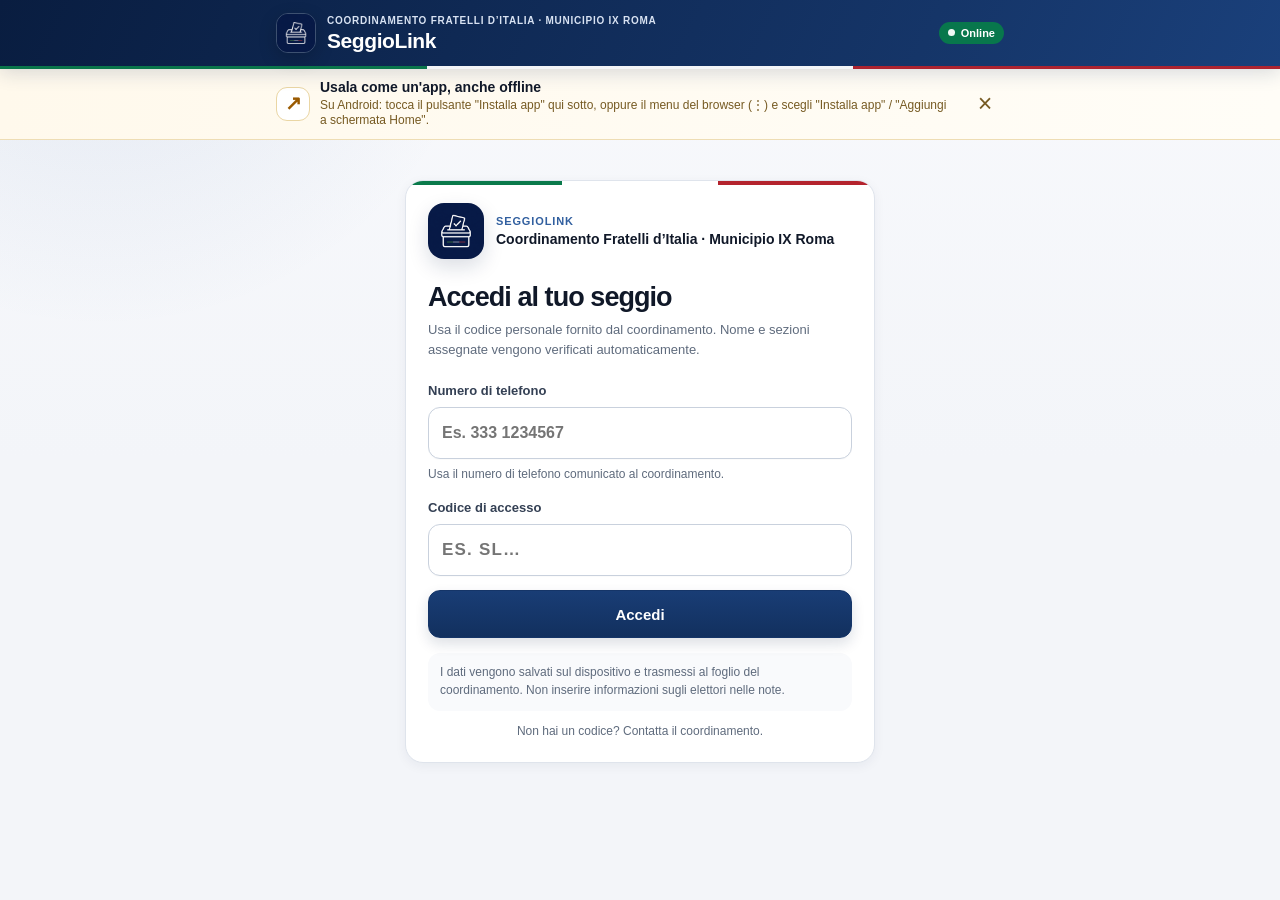
<file: index.html>
<!doctype html>
<html lang="it">
<head>
<meta charset="utf-8" />
<meta name="viewport" content="width=device-width, initial-scale=1, viewport-fit=cover" />
<meta name="theme-color" content="#0b2148" />
<meta name="referrer" content="no-referrer" />
<meta name="robots" content="noindex,nofollow,noarchive" />
<meta http-equiv="Content-Security-Policy" content="default-src 'self'; script-src 'self'; style-src 'self'; img-src 'self' data:; connect-src 'self' https://script.google.com https://script.googleusercontent.com; manifest-src 'self'; object-src 'none'; base-uri 'none'; form-action 'none'; upgrade-insecure-requests" />
<meta name="apple-mobile-web-app-capable" content="yes" />
<meta name="apple-mobile-web-app-status-bar-style" content="black-translucent" />
<meta name="apple-mobile-web-app-title" content="SeggioLink" />
<link rel="manifest" href="manifest.json" />
<link rel="apple-touch-icon" href="icons/apple-touch-icon.png" />
<link rel="icon" href="icons/icon-192.png" />
<title>SeggioLink · Coordinamento Fratelli d’Italia · Municipio IX Roma · v14.1.6</title>
<link rel="stylesheet" href="styles.css?v=14110c2" />
  <script src="frame-guard.js?v=1416p1"></script>
</head>
<body>
<a class="skip-link" href="#app">Vai al contenuto principale</a>

<header class="topbar">
  <div class="topbar-inner">
    <div class="brand">
      <img src="icons/icon-192.png" alt="" class="brand-icon" />
      <div class="brand-copy">
        <p class="eyebrow">Coordinamento Fratelli d’Italia · Municipio IX Roma</p>
        <h1>SeggioLink</h1>
      </div>
    </div>
    <div class="status-cluster" aria-live="polite">
      <div class="status-stack">
        <span id="connStatus" class="status-pill offline" role="status">Verifico connessione&hellip;</span>
        <span id="pendingBadge" class="status-pill pending" role="status" hidden>0 in coda</span>
      </div>
      <button id="btnLogout" class="header-action" type="button" hidden aria-label="Esci dall'app">Esci</button>
    </div>
  </div>
</header>

<div id="installBanner" class="install-banner" hidden>
  <div class="install-banner-inner">
    <div class="install-symbol" aria-hidden="true">↗</div>
    <div class="install-copy">
      <strong>Usala come un'app, anche offline</strong>
      <p id="installInstructions" class="install-instructions"></p>
    </div>
    <div class="install-actions">
      <button id="installBtn" class="btn primary compact" hidden>Installa</button>
      <button id="dismissInstallBtn" class="icon-btn" type="button" aria-label="Non mostrare più questo avviso">×</button>
    </div>
  </div>
</div>

<div id="demoBanner" class="demo-banner" hidden role="status" aria-live="assertive"><strong id="demoBannerText">MODALITÀ DIMOSTRAZIONE · I dati inseriti non sono ufficiali</strong></div>

<div id="updateBanner" class="update-banner" hidden role="status" aria-live="assertive">
  <div>
    <strong>Aggiornamento disponibile</strong>
    <span id="updateText">È pronta una nuova versione dell’app.</span>
  </div>
  <button id="btnUpdateApp" class="btn primary compact" type="button">Aggiorna ora</button>
</div>

<main id="app">

  <!-- ===================== SCHERMATA 0: codice accesso ===================== -->
  <section id="screen-login" class="screen active" aria-labelledby="loginTitolo">
    <article class="card login-card">
      <div class="login-intro">
        <div class="login-mark">
          <img src="icons/icon-192.png" alt="" class="login-logo" />
          <div class="login-identity">
            <span>SeggioLink</span>
            <strong>Coordinamento Fratelli d’Italia · Municipio IX Roma</strong>
          </div>
        </div>
        <h2 id="loginTitolo">Accedi al tuo seggio</h2>
        <p class="muted-text">Usa il codice personale fornito dal coordinamento. Nome e sezioni assegnate vengono verificati automaticamente.</p>
      </div>
      <label class="field">
        <span>Numero di telefono</span>
        <input id="loginTelefono" type="tel" inputmode="tel" autocomplete="tel" placeholder="Es. 333 1234567" aria-describedby="telefonoHelp" />
      </label>
      <p id="telefonoHelp" class="field-help">Usa il numero di telefono comunicato al coordinamento.</p>
      <label class="field">
        <span>Codice di accesso</span>
        <input id="inputCodice" class="code-input" type="text" autocomplete="one-time-code" autocorrect="off" autocapitalize="characters" spellcheck="false" placeholder="Es. SL…" />
      </label>
      <div id="loginErrore" class="errors" role="alert" hidden></div>
      <button id="btnLogin" class="btn primary full">Accedi</button>
      <div class="privacy-note">I dati vengono salvati sul dispositivo e trasmessi al foglio del coordinamento. Non inserire informazioni sugli elettori nelle note.</div>
      <p class="login-help">Non hai un codice? Contatta il coordinamento.</p>
    </article>
  </section>

  <!-- ===================== SCHERMATA 1: profilo + sezione ===================== -->
  <section id="screen-setup" class="screen">

    <article class="card" id="cardSeggiEsistenti" hidden>
      <h2>I tuoi seggi</h2>
      <p class="muted-text">Segui più di un seggio? Tienili tutti qui, e passa dall'uno all'altro dalla dashboard.</p>
      <div id="elencoSeggi" class="dynamic-list"></div>
      <button id="btnAnnullaAggiungiSeggio" class="btn ghost full" hidden>Torna alla dashboard</button>
    </article>

    <article class="card" id="cardDatiPersona">
      <h2 id="titoloDatiPersona">1. I tuoi dati</h2>
      <label class="field">
        <span>Nome e cognome</span>
        <input id="inputNome" autocomplete="name" placeholder="Es. Mario Rossi" />
      </label>
      <label class="field">
        <span>Numero di telefono</span>
        <input id="inputTelefono" type="tel" inputmode="tel" placeholder="Es. 333 1234567" />
      </label>
    </article>

    <article class="card">
      <h2 id="titoloNuovoSeggio">2. Il tuo seggio</h2>
      <label class="field">
        <span>Municipio</span>
        <select id="selectMunicipio">
          <option value="">Seleziona&hellip;</option>
        </select>
      </label>
      <label class="field">
        <span>Numero sezione</span>
        <input id="inputSezione" list="sezioniList" inputmode="numeric" placeholder="Es. 1667" autocomplete="off" disabled />
        <datalist id="sezioniList"></datalist>
      </label>
      <div id="seggioPreview" class="info-box muted">Seleziona prima il municipio.</div>
      <label class="field">
        <span>Elettori aventi diritto al voto in questa sezione</span>
        <input id="inputElettori" type="number" min="0" inputmode="numeric" placeholder="Es. 950" step="1" />
      </label>
      <p class="muted-text muted-text-tight">Chiedilo al presidente di seggio appena vi insediate: è un numero fisso per tutta la giornata, serve a calcolare subito la percentuale di affluenza.</p>
      <div id="setupErrore" class="errors" role="alert" hidden></div>
      <button id="btnConferma" class="btn primary full">Conferma e inizia</button>
    </article>

    <article class="card">
      <h3>Non conosci il numero della tua sezione?</h3>
      <p class="muted-text">Cerca l'indirizzo della via: l'app ti mostra a quale sezione appartiene.</p>
      <div class="grid two">
        <label class="field"><span>Via</span><input id="searchVia" placeholder="Es. VIA GIOVANNI FRIGNANI" /></label>
        <label class="field"><span>Civico (opzionale)</span><input id="searchCivico" inputmode="numeric" placeholder="Es. 97" /></label>
      </div>
      <button id="btnCercaVia" class="btn full">Cerca sezione</button>
      <div id="risultatiVia" class="results-wrap"></div>
    </article>
  </section>

  <!-- ===================== SCHERMATA 2: dashboard operativa ===================== -->
  <section id="screen-dashboard" class="screen">

    <div class="seggio-banner">
      <div class="seggio-banner-info">
        <label class="seggio-select-label" for="selectSeggioAttivo">Seggio attivo</label>
        <select id="selectSeggioAttivo"></select>
        <span id="seggioIndirizzo">&nbsp;</span>
      </div>
      <button id="btnGestisciSeggi" class="manage-seats-btn" type="button" aria-label="Aggiungi o gestisci i seggi">
        <span aria-hidden="true">＋</span><span>Gestisci</span>
      </button>
    </div>

    <nav class="tabs" aria-label="Sezioni app">
      <button class="tab active" data-tab="home" type="button">
        <svg viewBox="0 0 24 24" aria-hidden="true"><path d="M3 11.5 12 4l9 7.5M5.5 10v10h13V10M9.5 20v-6h5v6"/></svg>
        <span>Home</span>
      </button>
      <button class="tab" data-tab="affluenza" type="button">
        <svg viewBox="0 0 24 24" aria-hidden="true"><path d="M4 20V10M10 20V5M16 20v-7M22 20V8"/><path d="M2 20h22"/></svg>
        <span>Affluenza</span>
      </button>
      <button class="tab" data-tab="scrutinio" type="button">
        <svg viewBox="0 0 24 24" aria-hidden="true"><path d="M4 10h16l-1 10H5L4 10Z"/><path d="M8 10 9 4h6l1 6M10 7h4"/><path d="M8 15h8"/></svg>
        <span>Scrutinio</span>
      </button>
      <button class="tab" data-tab="invii" type="button">
        <svg viewBox="0 0 24 24" aria-hidden="true"><path d="M20 7v5h-5M4 17v-5h5"/><path d="M6.3 8.4A7 7 0 0 1 18.4 7M17.7 15.6A7 7 0 0 1 5.6 17"/></svg>
        <span>Invii</span>
      </button>
    </nav>

    <!-- --- HOME OPERATIVA --- -->
    <div id="tab-home" class="tabpanel active">
      <article class="home-hero">
        <div class="home-hero-copy">
          <p class="section-kicker light">Giornata elettorale</p>
          <h2>Buon lavoro, <span id="homeNome">rappresentante</span></h2>
          <p id="homeSeggio">Municipio IX Roma · Sezione —</p>
        </div>
        <div id="homeConnStatus" class="home-status" aria-live="polite">Verifico la connessione…</div>
      </article>

      <article id="homeNextAction" class="next-action-card" aria-live="polite">
        <div class="next-action-copy">
          <p class="section-kicker">Prossima comunicazione</p>
          <h2 id="homeNextActionTitle">Verifico il programma…</h2>
          <p id="homeNextActionText">L’app individua automaticamente il prossimo passaggio della giornata.</p>
        </div>
        <button id="homeNextActionButton" class="btn primary" type="button">Apri</button>
      </article>

      <section class="home-actions" aria-labelledby="homeAzioniTitolo">
        <div class="home-section-title">
          <div><p class="section-kicker">Azioni principali</p><h2 id="homeAzioniTitolo">Cosa devi comunicare?</h2></div>
        </div>
        <div class="action-grid">
          <button id="btnVaiAffluenza" class="action-card action-affluenza" type="button">
            <span class="action-card-icon" aria-hidden="true"><svg viewBox="0 0 24 24"><path d="M4 20V10M10 20V5M16 20v-7M22 20V8"/><path d="M2 20h22"/></svg></span>
            <span class="action-card-copy"><strong>Affluenza</strong><small>Comunica i votanti dell’orario corrente</small></span>
            <span class="action-card-arrow" aria-hidden="true">›</span>
          </button>
          <button id="btnVaiScrutinio" class="action-card action-scrutinio" type="button">
            <span class="action-card-icon" aria-hidden="true"><svg viewBox="0 0 24 24"><path d="M4 10h16l-1 10H5L4 10Z"/><path d="M8 10 9 4h6l1 6M10 7h4"/><path d="M8 15h8"/></svg></span>
            <span class="action-card-copy"><strong>Scrutinio</strong><small>Inserisci risultati e preferenze</small></span>
            <span class="action-card-arrow" aria-hidden="true">›</span>
          </button>
        </div>
      </section>

      <article class="card home-section-card">
        <div class="home-section-title">
          <div><p class="section-kicker">Stato della sezione</p><h2>Giornata elettorale</h2></div>
          <button id="btnVaiInvii" class="text-action" type="button">Vedi invii</button>
        </div>
        <div id="homeTimeline" class="election-timeline" aria-live="polite"></div>
      </article>

      <article class="card home-section-card">
        <div class="home-section-title">
          <div><p class="section-kicker">Ultima attività</p><h2>Riepilogo rapido</h2></div>
        </div>
        <div id="homeUltimoInvio" class="latest-activity">Nessun dato ancora salvato per questa sezione.</div>
        <div class="home-summary-grid">
          <div class="summary-stat"><span>Elettori</span><strong id="homeElettori">—</strong><button id="btnHomeModificaElettori" type="button">Modifica</button></div>
          <div class="summary-stat"><span>Invii in attesa</span><strong id="homePending">0</strong><button id="btnHomeCondividi" type="button">Condividi</button></div>
        </div>
      </article>

      <article id="notificationsCard" class="card home-section-card" hidden>
        <div class="home-section-title">
          <div><p class="section-kicker">Comunicazioni</p><h2>Messaggi dal coordinamento</h2></div>
          <span id="notificationsCount" class="pill warning">0</span>
        </div>
        <div id="homeNotifications" class="notification-list" aria-live="polite"></div>
      </article>

      <article class="card readiness-card">
        <div>
          <p class="section-kicker">Controllo dispositivo</p>
          <h2>Pronto per la giornata elettorale</h2>
          <p id="deviceReadinessText" class="muted-text">Verifica automatica in corso…</p>
        </div>
        <button id="btnDeviceCheck" class="btn ghost compact" type="button">Controlla</button>
      </article>

      <article class="support-card">
        <div class="support-mark" aria-hidden="true">IX</div>
        <div class="support-copy"><strong>Coordinamento Municipio IX Roma</strong><p>Assistenza tecnica e operativa per il rappresentante di lista.</p></div>
        <button id="btnAssistenza" class="btn primary compact icon-label" type="button"><svg viewBox="0 0 24 24" aria-hidden="true"><path d="M4 13a8 8 0 0 1 16 0"/><path d="M4 13v5h3v-5H4ZM17 13v5h3v-5h-3ZM17 18c0 2-2 3-5 3"/></svg><span>Assistenza</span></button>
      </article>

      <p class="app-version-footer">SeggioLink <strong id="appVersionLabel">14.1.6</strong> · backend <span id="backendVersionLabel">—</span></p>
    </div>

    <!-- --- AFFLUENZA --- -->
    <div id="tab-affluenza" class="tabpanel">
      <article class="card feature-card">
        <div class="section-heading"><div><p class="section-kicker">Durante la giornata</p><h2>Rilevazione affluenza</h2></div><span class="section-icon" aria-hidden="true"><svg viewBox="0 0 24 24"><path d="M4 20V10M10 20V5M16 20v-7M22 20V8"/><path d="M2 20h22"/></svg></span></div>
        <div id="elettoriBanner" class="info-box">Elettori aventi diritto: <strong id="elettoriValore">—</strong> <button id="btnModificaElettori" class="link-btn inline-link" type="button">modifica</button></div>
        <p class="muted-text">Tocca l'orario di rilevazione, inserisci i dati e invia. Puoi inviare più rilevazioni nel corso della giornata.</p>
        <div id="orariAffluenza" class="chip-row"></div>

        <div id="formAffluenza" class="affluenza-form" hidden>
          <h3 id="affluenzaOrarioTitolo"></h3>

          <div class="chip-row" id="modalitaAffluenza" role="group" aria-label="Modalità di inserimento">
            <button type="button" class="chip selected" data-modalita="rapido">Solo totale votanti</button>
            <button type="button" class="chip" data-modalita="dettaglio">Maschi e femmine</button>
          </div>

          <div id="affRapido">
            <label class="field"><span>Totale votanti finora</span><input id="affTotaleVotanti" type="number" min="0" step="1" inputmode="numeric" /></label>
          </div>

          <div id="affDettaglio" hidden>
            <div class="grid two">
              <label class="field"><span>Votanti maschi</span><input id="affMaschi" type="number" min="0" step="1" inputmode="numeric" /></label>
              <label class="field"><span>Votanti femmine</span><input id="affFemmine" type="number" min="0" step="1" inputmode="numeric" /></label>
            </div>
          </div>

          <div class="info-box" id="affTotaleBox" aria-live="polite">Totale: 0</div>
          <div id="affCorrezioneBox" class="correction-box" hidden>
            <strong>Correzione di una rilevazione precedente</strong>
            <label class="field"><span>Motivo della correzione</span><input id="affMotivoCorrezione" type="text" maxlength="200" placeholder="Es. dato ricontrollato con il presidente" /></label>
          </div>
          <label class="field"><span>Note (opzionale)</span><textarea id="affNote" rows="2" maxlength="500"></textarea></label>
          <div id="affluenzaErrori" class="errors" role="alert" hidden></div>
          <div class="button-row">
            <button id="btnInviaAffluenza" class="btn primary">Invia rilevazione</button>
            <button id="btnAnnullaAffluenza" class="btn ghost">Annulla</button>
          </div>
        </div>

        <div class="responsive-table">
          <table id="tabellaAffluenza">
            <thead><tr><th>Orario</th><th>M</th><th>F</th><th>Tot.</th><th>%</th><th>Stato</th><th>Azione</th></tr></thead>
            <tbody></tbody>
          </table>
        </div>
      </article>
    </div>

    <!-- --- SCRUTINIO --- -->
    <div id="tab-scrutinio" class="tabpanel">
      <div class="scrutiny-progress" aria-label="Passaggi dello scrutinio">
        <button type="button" class="scrutiny-step active" data-scroll-step="scrStepGenerali"><span>1</span>Dati generali</button>
        <button type="button" class="scrutiny-step" data-scroll-step="scrStepComune"><span>2</span>Comune</button>
        <button type="button" class="scrutiny-step" data-scroll-step="scrStepMunicipio"><span>3</span>Municipio</button>
        <button type="button" class="scrutiny-step" data-scroll-step="scrStepRiepilogo"><span>4</span>Conferma</button>
      </div>
      <article id="scrStepGenerali" class="card scrutiny-card" data-step-number="1">
        <div class="section-title-row">
          <h2>Elettori e votanti</h2>
          <span id="scrutinioBadge" class="pill neutral">non inviato</span>
        </div>
        <p class="muted-text">Numeri condivisi tra le due schede (sono la stessa firma sul registro).</p>
        <div class="grid two">
          <label class="field"><span>Elettori iscritti</span><input id="scElettori" type="number" min="0" inputmode="numeric" step="1" /></label>
          <label class="field"><span>Votanti totali</span><input id="scVotanti" type="number" min="0" inputmode="numeric" step="1" /></label>
        </div>
        <div id="scrutinioAvviso" class="warnings" hidden></div>
        <div id="bozzaScrutinioStatus" class="draft-status" role="status" aria-live="polite">
          <span id="bozzaScrutinioTesto">Bozza pronta per il salvataggio automatico.</span>
          <button id="btnEliminaBozzaScrutinio" class="link-btn draft-link" type="button" hidden>Elimina bozza</button>
        </div>
      </article>

      <article id="scrStepComune" class="card scrutiny-card" data-step-number="2">
        <div class="section-title-row"><h2>Scheda Comune</h2><span class="pill neutral">Sindaco e Assemblea Capitolina</span></div>
        <div class="grid three">
          <label class="field"><span>Schede valide</span><input id="comValide" type="number" min="0" inputmode="numeric" step="1" /></label>
          <label class="field"><span>Schede bianche</span><input id="comBianche" type="number" min="0" inputmode="numeric" step="1" /></label>
          <label class="field"><span>Schede nulle</span><input id="comNulle" type="number" min="0" inputmode="numeric" step="1" /></label>
        </div>
        <label class="field"><span>Contestate/non assegnate</span><input id="comContestate" type="number" min="0" inputmode="numeric" step="1" /></label>
        <div id="comTotaleLive" class="count-check neutral" role="status" aria-live="polite">Totale schede Comune: 0</div>
        <div id="comCheckDetail" class="count-detail" aria-live="polite"></div>
        <h3>Voti ai candidati Sindaco</h3>
        <p class="muted-text">Un campo per ogni candidato Sindaco in competizione, come configurato dal coordinamento.</p>
        <div id="sindaciContainer" class="dynamic-list"></div>
        <h3>Voti per lista (Capitolina)</h3>
        <div id="listeCapitolinaContainer" class="dynamic-list"></div>
        <h3>Preferenze ai candidati Fratelli d'Italia (Capitolina)</h3>
        <div id="preferenzeCapitolinaContainer" class="dynamic-list"></div>
      </article>

      <article id="scrStepMunicipio" class="card scrutiny-card" data-step-number="3">
        <div class="section-title-row"><h2>Scheda Municipio</h2><span class="pill neutral">Presidente e Consiglio</span></div>
        <div class="grid three">
          <label class="field"><span>Schede valide</span><input id="munValide" type="number" min="0" inputmode="numeric" step="1" /></label>
          <label class="field"><span>Schede bianche</span><input id="munBianche" type="number" min="0" inputmode="numeric" step="1" /></label>
          <label class="field"><span>Schede nulle</span><input id="munNulle" type="number" min="0" inputmode="numeric" step="1" /></label>
        </div>
        <label class="field"><span>Contestate/non assegnate</span><input id="munContestate" type="number" min="0" inputmode="numeric" step="1" /></label>
        <div id="munTotaleLive" class="count-check neutral" role="status" aria-live="polite">Totale schede Municipio: 0</div>
        <div id="munCheckDetail" class="count-detail" aria-live="polite"></div>
        <h3>Voti ai candidati Presidente di Municipio</h3>
        <p class="muted-text">Un campo per ogni candidato Presidente in competizione, come configurato dal coordinamento.</p>
        <div id="presidentiContainer" class="dynamic-list"></div>
        <h3>Voti per lista (Municipio)</h3>
        <div id="listeMunicipioContainer" class="dynamic-list"></div>
        <h3>Preferenze ai candidati Fratelli d'Italia (Municipio)</h3>
        <div id="preferenzeMunicipioContainer" class="dynamic-list"></div>
      </article>

      <article id="scrStepRiepilogo" class="card scrutiny-card final-step" data-step-number="4">
        <div class="final-step-heading"><p class="section-kicker">Passaggio finale</p><h2>Note, controllo e invio</h2></div>
        <div id="scrutinyFinalChecks" class="final-checks" aria-live="polite"></div>
        <div id="scCorrezioneBox" class="correction-box" hidden>
          <strong>Correzione dell'ultimo scrutinio inviato</strong>
          <label class="field"><span>Motivo della correzione</span><input id="scMotivoCorrezione" type="text" maxlength="200" placeholder="Es. verbale ricontrollato" /></label>
        </div>
        <label class="field"><span>Note operative</span><textarea id="scNote" rows="3" maxlength="1000" placeholder="Es. dato ricontrollato con il presidente di seggio, foto allegata, ecc."></textarea></label>
        <div id="scrutinioErrori" class="errors" role="alert" hidden></div>
        <div class="button-row sticky-actions">
          <button id="btnSalvaBozzaScrutinio" class="btn">Salva bozza</button>
          <button id="btnCorreggiScrutinio" class="btn ghost" type="button" hidden>Correggi ultimo invio</button>
          <button id="btnInviaScrutinio" class="btn primary">Invia scrutinio</button>
        </div>
      </article>
    </div>

    <!-- --- I MIEI INVII --- -->
    <div id="tab-invii" class="tabpanel">
      <article class="card feature-card">
        <div class="section-heading">
          <div><p class="section-kicker">Sincronizzazione</p><h2>Stato invii</h2></div>
          <button id="btnRiprovaInvii" class="btn ghost compact">Riprova ora</button>
        </div>
        <div id="syncSummary" class="sync-summary" role="status" aria-live="polite">
          <strong>Verifico gli invii…</strong><span>Ogni comunicazione resta sul telefono finché il coordinamento non la conferma.</span>
        </div>
        <div class="responsive-table">
          <table id="tabellaInvii">
            <thead><tr><th>Tipo</th><th>Quando</th><th>Stato</th><th>Dettagli</th></tr></thead>
            <tbody></tbody>
          </table>
        </div>
      </article>
    </div>

    <div class="sticky-share">
      <button id="btnCondividi" class="share-action" type="button">
        <span class="share-icon" aria-hidden="true">↗</span>
        <span><strong>Condividi riepilogo</strong><small>WhatsApp, SMS o email</small></span>
      </button>
    </div>
  </section>

</main>

<div id="modalElettori" class="modal-overlay" role="dialog" aria-modal="true" aria-labelledby="modificaElettoriTitolo" hidden>
  <div class="modal-box compact-modal" tabindex="-1">
    <div class="share-modal-heading">
      <div>
        <p class="section-kicker">Dati della sezione</p>
        <h2 id="modificaElettoriTitolo">Elettori aventi diritto</h2>
      </div>
      <button id="btnChiudiModificaElettori" class="icon-close" type="button" aria-label="Chiudi">×</button>
    </div>
    <p class="muted-text">Inserisci il numero fisso comunicato dal presidente di seggio. Verrà usato sia per l’affluenza sia per lo scrutinio.</p>
    <label class="field modal-number-field">
      <span>Numero di elettori iscritti</span>
      <input id="inputModificaElettori" type="number" min="1" step="1" inputmode="numeric" autocomplete="off" placeholder="Es. 950" />
    </label>
    <div id="modificaElettoriErrore" class="errors" role="alert" hidden></div>
    <div class="button-row modal-actions">
      <button id="btnSalvaElettori" class="btn primary" type="button">Salva numero</button>
      <button id="btnAnnullaModificaElettori" class="btn ghost" type="button">Annulla</button>
    </div>
  </div>
</div>

<div id="modalRiepilogo" class="modal-overlay" role="dialog" aria-modal="true" aria-labelledby="modalTitolo" hidden>
  <div class="modal-box" tabindex="-1">
    <h2 id="modalTitolo">Conferma invio scrutinio</h2>
    <p class="muted-text">Controlla tutti i dati prima di inviare. Dopo l’invio potrai effettuare una correzione tracciata, senza cancellare lo storico.</p>
    <div id="riepilogoContenuto" class="riepilogo-grid"></div>
    <label class="confirm-check">
      <input id="checkConfermaScrutinio" type="checkbox" />
      <span>Ho confrontato questi totali con il verbale e confermo che i dati sono corretti.</span>
    </label>
    <div class="button-row modal-actions">
      <button id="btnConfermaInvio" class="btn primary" disabled>Invia ora</button>
      <button id="btnAnnullaInvio" class="btn ghost">Torna indietro e correggi</button>
    </div>
  </div>
</div>


<div id="modalCondivisione" class="modal-overlay" role="dialog" aria-modal="true" aria-labelledby="condividiTitolo" hidden>
  <div class="modal-box share-modal" tabindex="-1">
    <div class="share-modal-heading">
      <div>
        <p class="section-kicker">Riepilogo sezione</p>
        <h2 id="condividiTitolo">Condividi i dati</h2>
      </div>
      <button id="btnChiudiCondivisione" class="icon-close" type="button" aria-label="Chiudi">×</button>
    </div>
    <p id="condividiNota" class="muted-text">Scegli come inviare il riepilogo.</p>
    <div class="share-options" role="group" aria-label="Opzioni di condivisione">
      <button id="btnShareWhatsApp" class="share-option" type="button"><span aria-hidden="true">💬</span><strong>WhatsApp</strong></button>
      <button id="btnShareSms" class="share-option" type="button"><span aria-hidden="true">✉</span><strong>SMS</strong></button>
      <button id="btnShareEmail" class="share-option" type="button"><span aria-hidden="true">@</span><strong>Email</strong></button>
      <button id="btnCopySummary" class="share-option" type="button"><span aria-hidden="true">⧉</span><strong>Copia testo</strong></button>
    </div>
    <details class="share-preview-wrap">
      <summary>Mostra anteprima</summary>
      <pre id="condividiAnteprima" class="share-preview" tabindex="0"></pre>
    </details>
  </div>
</div>

<div id="modalLogout" class="modal-overlay" role="dialog" aria-modal="true" aria-labelledby="logoutTitolo" hidden>
  <div class="modal-box compact-modal logout-modal" tabindex="-1">
    <div class="share-modal-heading">
      <div>
        <p class="section-kicker">Sessione sul dispositivo</p>
        <h2 id="logoutTitolo">Vuoi uscire?</h2>
      </div>
      <button id="btnChiudiLogout" class="icon-close" type="button" aria-label="Chiudi">×</button>
    </div>
    <p class="muted-text">Verrai riportato alla schermata di accesso. Gli invii già ricevuti restano nel foglio del coordinamento.</p>
    <div class="logout-note">
      <strong>Non perderai il lavoro non inviato.</strong>
      <span>Le bozze e gli invii ancora in coda resteranno salvati su questo dispositivo.</span>
    </div>
    <p id="logoutStato" class="muted-text" role="status" aria-live="polite" hidden></p>
    <div class="button-row modal-actions">
      <button id="btnConfermaLogout" class="btn danger" type="button">Esci dall’app</button>
      <button id="btnAnnullaLogout" class="btn ghost" type="button">Resta nell’app</button>
    </div>
  </div>
</div>


<div id="modalConfermaAzione" class="modal-overlay" role="dialog" aria-modal="true" aria-labelledby="confermaAzioneTitolo" hidden>
  <div class="modal-box compact-modal" tabindex="-1">
    <div class="share-modal-heading">
      <div>
        <p id="confermaAzioneKicker" class="section-kicker">Conferma operazione</p>
        <h2 id="confermaAzioneTitolo">Sei sicuro?</h2>
      </div>
      <button id="btnChiudiConfermaAzione" class="icon-close" type="button" aria-label="Chiudi">×</button>
    </div>
    <p id="confermaAzioneTesto" class="muted-text"></p>
    <div id="confermaAzioneNota" class="confirmation-note" hidden></div>
    <div class="button-row modal-actions">
      <button id="btnEseguiConfermaAzione" class="btn danger" type="button">Conferma</button>
      <button id="btnAnnullaConfermaAzione" class="btn ghost" type="button">Annulla</button>
    </div>
  </div>
</div>

<div id="modalAssistenza" class="modal-overlay" role="dialog" aria-modal="true" aria-labelledby="assistenzaTitolo" hidden>
  <div class="modal-box compact-modal" tabindex="-1">
    <div class="share-modal-heading">
      <div><p class="section-kicker">Centro assistenza</p><h2 id="assistenzaTitolo">Come possiamo aiutarti?</h2></div>
      <button id="btnChiudiAssistenza" class="icon-close" type="button" aria-label="Chiudi">×</button>
    </div>
    <div class="support-action-grid">
      <a id="supportCall" class="btn primary" href="#">Chiama</a>
      <a id="supportWhatsapp" class="btn primary" href="#" target="_blank" rel="noopener">WhatsApp</a>
      <a id="supportEmail" class="btn ghost" href="#">Email</a>
      <button id="btnCopyDiagnostics" class="btn ghost" type="button">Copia diagnostica</button>
    </div>
    <details class="share-preview-wrap" open>
      <summary>Dati tecnici da comunicare</summary>
      <pre id="supportDiagnostics" class="share-preview" tabindex="0"></pre>
    </details>
    <button id="btnAccessibilita" class="btn ghost full" type="button">Attiva testo grande e alto contrasto</button>
  </div>
</div>

<div id="modalDeviceCheck" class="modal-overlay" role="dialog" aria-modal="true" aria-labelledby="deviceCheckTitolo" hidden>
  <div class="modal-box compact-modal" tabindex="-1">
    <div class="share-modal-heading">
      <div><p class="section-kicker">Verifica preventiva</p><h2 id="deviceCheckTitolo">Controllo del dispositivo</h2></div>
      <button id="btnChiudiDeviceCheck" class="icon-close" type="button" aria-label="Chiudi">×</button>
    </div>
    <div id="deviceCheckResults" class="device-check-list" aria-live="polite"></div>
    <div class="button-row modal-actions">
      <button id="btnRiprovaDeviceCheck" class="btn primary" type="button">Ripeti controllo</button>
      <button id="btnChiudiDeviceCheck2" class="btn ghost" type="button">Chiudi</button>
    </div>
  </div>
</div>

<div id="toast" class="toast" role="status" aria-live="polite" hidden></div>


<script src="config.js?v=14110c2"></script>
<script src="app.js?v=14110c2"></script>
</body>
</html>
</file>
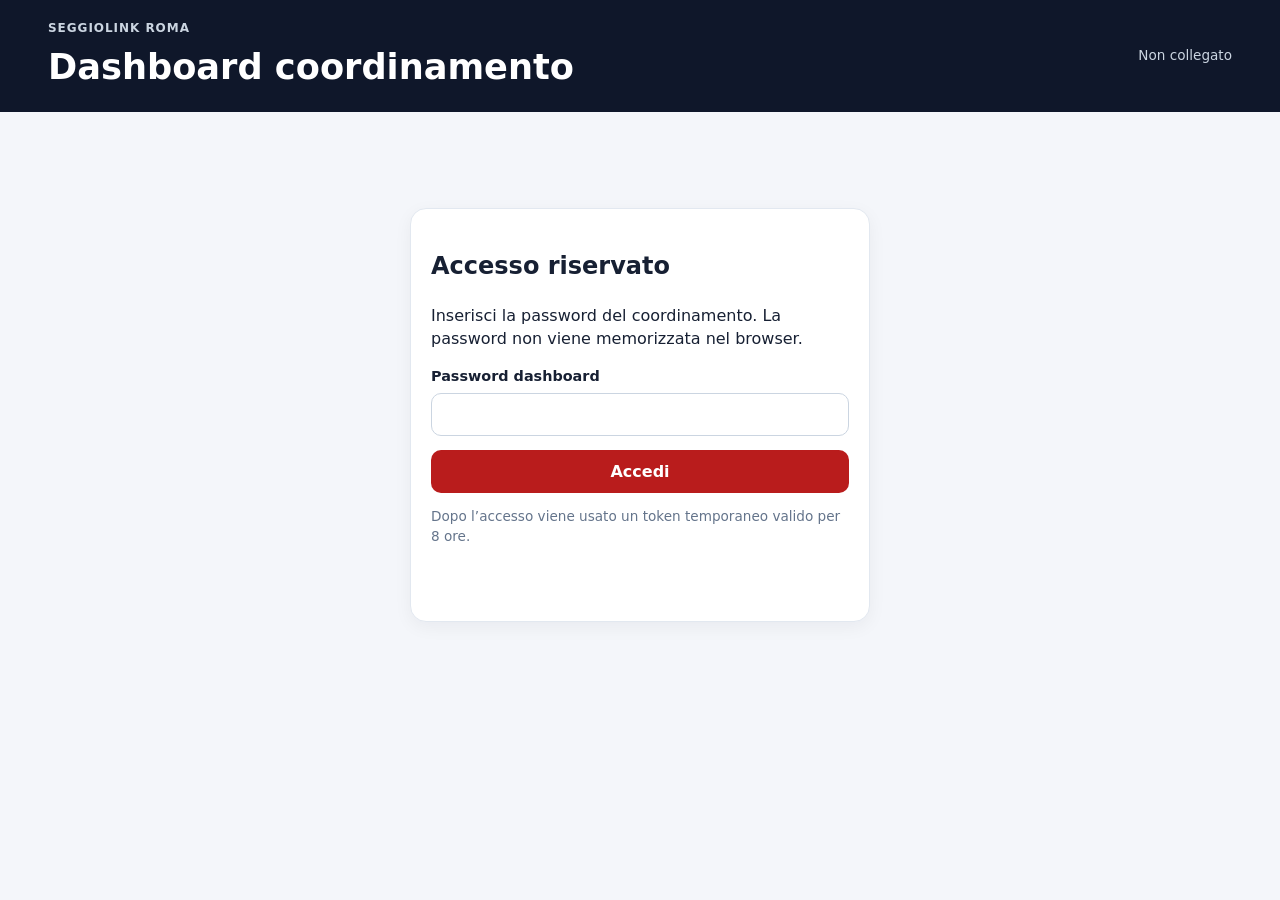
<file: dashboard.html>
<!doctype html>
<html lang="it">
<head>
  <meta charset="utf-8"><meta name="viewport" content="width=device-width,initial-scale=1"><meta name="theme-color" content="#0f172a"><meta name="robots" content="noindex,nofollow"><meta name="referrer" content="no-referrer"><meta http-equiv="Content-Security-Policy" content="default-src 'self'; script-src 'self'; style-src 'self'; img-src 'self' data:; connect-src 'self' https://script.google.com https://script.googleusercontent.com; object-src 'none'; base-uri 'none'; form-action 'none'; upgrade-insecure-requests">
  <title>SeggioLink – Dashboard coordinamento</title><link rel="stylesheet" href="dashboard.css?v=1416p1">
  <script src="frame-guard.js?v=1416p1"></script>
</head>
<body>
<header class="top"><div><p class="eyebrow">SeggioLink Roma</p><h1>Dashboard coordinamento</h1></div><div class="top-actions"><span id="status" class="status" aria-live="polite">Non collegato</span><a id="reportBtn" class="secondary button-link" href="control-center.html#report" hidden>Report finale</a><button id="refreshBtn" class="secondary" type="button" hidden>Aggiorna</button><button id="logoutBtn" class="secondary" type="button" hidden>Esci</button></div></header>
<main>
<section id="loginCard" class="card login"><h2>Accesso riservato</h2><p>Inserisci la password del coordinamento. La password non viene memorizzata nel browser.</p><form id="loginForm"><label>Password dashboard<input id="dashboardPassword" type="password" autocomplete="current-password" minlength="16" required></label><button id="loginBtn" type="submit">Accedi</button></form><p class="security-note">Dopo l’accesso viene usato un token temporaneo valido per 8 ore.</p><p id="loginError" class="error" role="alert"></p></section>
<section id="app" hidden>
<div class="metrics"><article><span>Affluenza</span><strong id="kpiPerc">—</strong></article><article><span>Votanti</span><strong id="kpiTotale">—</strong></article><article><span>Maschi / Femmine</span><strong id="kpiMF">—</strong></article><article><span>Sezioni ricevute</span><strong id="kpiSezioni">—</strong></article></div>
<div class="toolbar card"><label>Municipio<select id="filterMunicipio"><option value="">Tutti</option></select></label><label>Cerca sezione<input id="filterSezione" inputmode="numeric" placeholder="Numero sezione"></label><label class="checkbox-label"><input id="autoRefresh" type="checkbox" checked>Aggiornamento automatico</label><span id="updatedAt"></span></div>
<section class="card"><div class="section-head"><h2>Riepilogo per Municipio</h2></div><div class="table-wrap"><table><thead><tr><th>Municipio</th><th>Ricevute</th><th>Mancanti</th><th>Elettori</th><th>M</th><th>F</th><th>Totale</th><th>%</th></tr></thead><tbody id="municipiBody"></tbody></table></div></section>
<section class="card results-card"><div class="section-head results-head"><div><h2>Risultati FdI per sezione</h2><p>Confronto sui voti validi, sui votanti e sugli iscritti della sezione.</p></div><label>Tipo di scheda<select id="filterLivello"><option value="Comune">Comune</option><option value="Municipio">Municipio</option></select></label></div><div id="fdiSummary" class="fdi-summary"></div><div class="table-wrap"><table class="results-table"><thead><tr><th>Mun.</th><th>Sez.</th><th>Iscritti</th><th>Votanti</th><th>Validi</th><th>FdI</th><th>Altri</th><th>FdI/validi</th><th>FdI/votanti</th><th>FdI/iscritti</th><th>Pos.</th><th>Confronto</th></tr></thead><tbody id="risultatiBody"></tbody></table></div><p class="results-note">Apri una riga per vedere tutti i partiti della sezione.</p></section>
<dialog id="sectionDialog"><form method="dialog" class="dialog-card"><div class="section-head"><div><p class="eyebrow dark">Dettaglio scrutinio</p><h2 id="dialogTitle">Sezione</h2></div><button class="secondary close-dialog" value="close" aria-label="Chiudi">Chiudi</button></div><div id="dialogMetrics" class="dialog-metrics"></div><div class="table-wrap"><table><thead><tr><th>Partito</th><th>Voti</th><th>% validi</th></tr></thead><tbody id="dialogParties"></tbody></table></div></form></dialog>
<section class="grid"><article class="card"><div class="section-head"><h2>Ultimo dato per sezione</h2><span id="sectionCount"></span></div><div class="table-wrap"><table><thead><tr><th>Mun.</th><th>Sez.</th><th>Orario</th><th>M</th><th>F</th><th>Tot.</th><th>%</th><th>Aggiornato</th></tr></thead><tbody id="sezioniBody"></tbody></table></div></article><article class="card"><div class="section-head"><h2>Sezioni mancanti</h2><span id="missingCount"></span></div><div id="mancanti" class="missing-list"></div></article></section>
</section></main><script src="config.js?v=1416p1"></script><script src="dashboard.js?v=1416p1"></script></body></html>
</file>
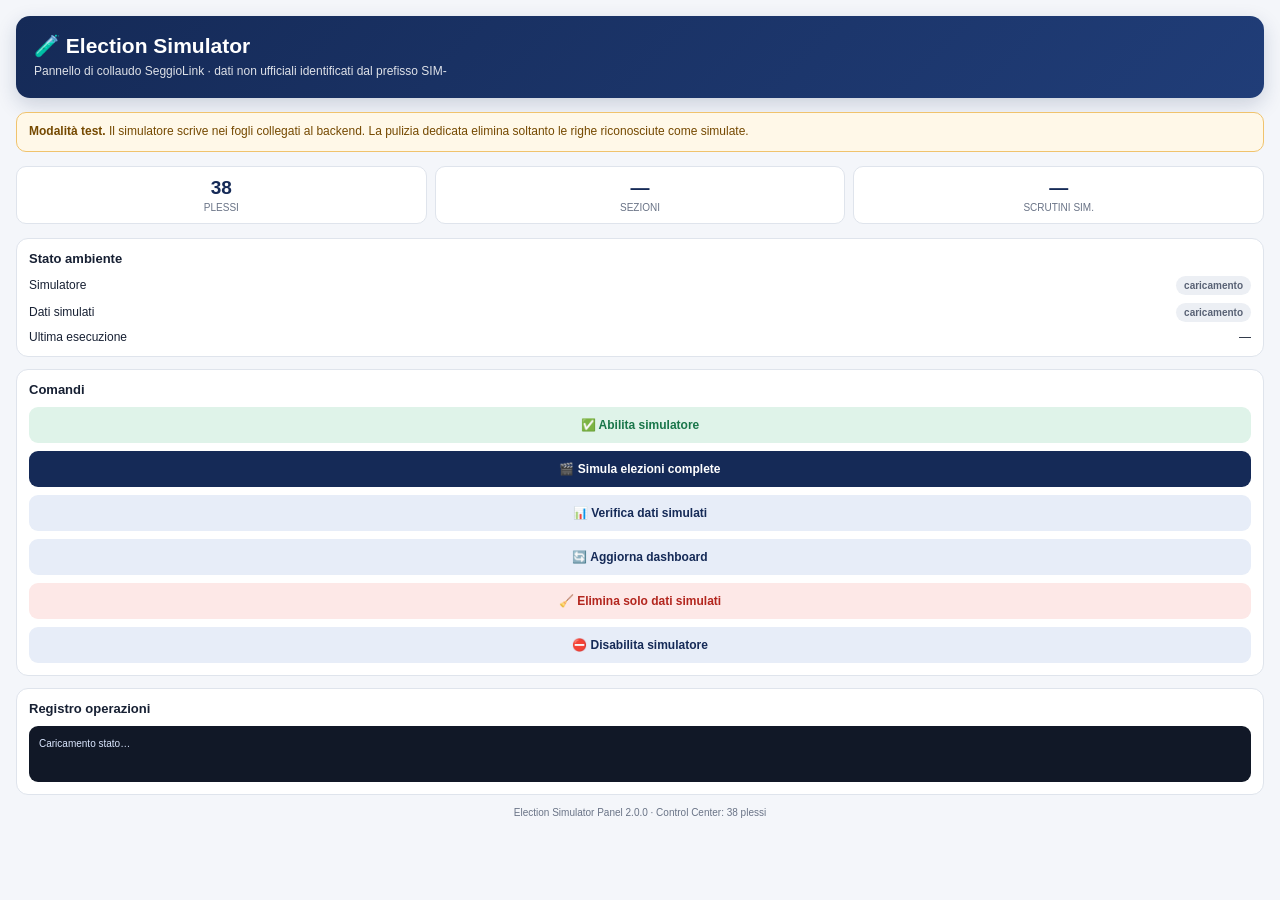
<file: ElectionSimulatorPanel.html>
<!DOCTYPE html>
<html>
<head>
  <base target="_top">
  <meta charset="utf-8">
  <style>
    :root {
      --navy: #152a57;
      --navy-2: #203d78;
      --bg: #f4f6fa;
      --card: #ffffff;
      --text: #172033;
      --muted: #697386;
      --ok: #19764a;
      --warn: #a15c00;
      --danger: #b3261e;
      --line: #dfe4ec;
    }

    * { box-sizing: border-box; }
    body {
      margin: 0;
      padding: 16px;
      background: var(--bg);
      color: var(--text);
      font-family: Arial, Helvetica, sans-serif;
    }

    .hero {
      background: linear-gradient(135deg, var(--navy), var(--navy-2));
      color: white;
      padding: 18px;
      border-radius: 14px;
      margin-bottom: 14px;
      box-shadow: 0 7px 20px rgba(21, 42, 87, .18);
    }
    .hero h1 { margin: 0 0 5px; font-size: 21px; }
    .hero p { margin: 0; opacity: .86; font-size: 12px; line-height: 1.45; }

    .warning {
      border: 1px solid #f0c36d;
      background: #fff8e8;
      color: #754900;
      border-radius: 10px;
      padding: 10px 12px;
      font-size: 12px;
      line-height: 1.45;
      margin-bottom: 14px;
    }

    .grid {
      display: grid;
      grid-template-columns: repeat(3, 1fr);
      gap: 8px;
      margin-bottom: 14px;
    }
    .kpi {
      background: var(--card);
      border: 1px solid var(--line);
      border-radius: 10px;
      padding: 10px;
      text-align: center;
    }
    .kpi strong { display: block; font-size: 19px; color: var(--navy); }
    .kpi span { display: block; margin-top: 3px; color: var(--muted); font-size: 10px; }

    .card {
      background: var(--card);
      border: 1px solid var(--line);
      border-radius: 12px;
      padding: 12px;
      margin-bottom: 12px;
    }
    .card-title { font-weight: 700; font-size: 13px; margin-bottom: 10px; }

    .status-row {
      display: flex;
      justify-content: space-between;
      align-items: center;
      gap: 10px;
      margin-bottom: 8px;
      font-size: 12px;
    }
    .status-row:last-child { margin-bottom: 0; }
    .badge {
      padding: 4px 8px;
      border-radius: 999px;
      font-size: 10px;
      font-weight: 700;
      white-space: nowrap;
    }
    .badge.ok { background: #dff3e9; color: var(--ok); }
    .badge.off { background: #eceff4; color: #596275; }
    .badge.warn { background: #fff0d6; color: var(--warn); }

    .actions { display: grid; gap: 8px; }
    button {
      width: 100%;
      border: 0;
      border-radius: 9px;
      padding: 11px 12px;
      font-size: 12px;
      font-weight: 700;
      cursor: pointer;
      transition: transform .08s ease, opacity .15s ease;
    }
    button:hover { opacity: .94; }
    button:active { transform: translateY(1px); }
    button:disabled { cursor: wait; opacity: .55; }
    .primary { background: var(--navy); color: white; }
    .secondary { background: #e7edf8; color: var(--navy); }
    .success { background: #dff3e9; color: var(--ok); }
    .danger { background: #fde8e7; color: var(--danger); }

    .progress-wrap { display: none; margin-top: 10px; }
    .progress {
      height: 8px;
      border-radius: 999px;
      overflow: hidden;
      background: #e4e8ef;
    }
    .progress > div {
      width: 35%;
      height: 100%;
      border-radius: inherit;
      background: var(--navy);
      animation: move 1.1s infinite ease-in-out;
    }
    @keyframes move {
      0% { transform: translateX(-100%); }
      100% { transform: translateX(340%); }
    }

    .log {
      min-height: 56px;
      white-space: pre-wrap;
      background: #111827;
      color: #dbe7ff;
      padding: 10px;
      border-radius: 9px;
      font-size: 10px;
      line-height: 1.5;
      overflow-wrap: anywhere;
    }

    .footer {
      color: var(--muted);
      font-size: 10px;
      text-align: center;
      margin-top: 11px;
    }
  </style>
</head>
<body>
  <section class="hero">
    <h1>🧪 Election Simulator</h1>
    <p>Pannello di collaudo SeggioLink · dati non ufficiali identificati dal prefisso SIM-</p>
  </section>

  <div class="warning">
    <strong>Modalità test.</strong> Il simulatore scrive nei fogli collegati al backend. La pulizia dedicata elimina soltanto le righe riconosciute come simulate.
  </div>

  <div class="grid">
    <div class="kpi"><strong id="kpiPlessi">38</strong><span>PLESSI</span></div>
    <div class="kpi"><strong id="kpiSezioni">—</strong><span>SEZIONI</span></div>
    <div class="kpi"><strong id="kpiScrutini">—</strong><span>SCRUTINI SIM.</span></div>
  </div>

  <section class="card">
    <div class="card-title">Stato ambiente</div>
    <div class="status-row"><span>Simulatore</span><span id="badgeEnabled" class="badge off">caricamento</span></div>
    <div class="status-row"><span>Dati simulati</span><span id="badgeActive" class="badge off">caricamento</span></div>
    <div class="status-row"><span>Ultima esecuzione</span><span id="lastRun">—</span></div>
  </section>

  <section class="card">
    <div class="card-title">Comandi</div>
    <div class="actions">
      <button class="success" onclick="runAction('abilitaElectionSimulatorPanel', 'Abilitazione in corso…')">✅ Abilita simulatore</button>
      <button class="primary" onclick="confirmGenerate()">🎬 Simula elezioni complete</button>
      <button class="secondary" onclick="runAction('verificaElectionSimulatorPanel', 'Verifica in corso…')">📊 Verifica dati simulati</button>
      <button class="secondary" onclick="runAction('aggiornaDashboardElectionSimulatorPanel', 'Aggiornamento dashboard…')">🔄 Aggiorna dashboard</button>
      <button class="danger" onclick="confirmClean()">🧹 Elimina solo dati simulati</button>
      <button class="secondary" onclick="runAction('disabilitaElectionSimulatorPanel', 'Disabilitazione in corso…')">⛔ Disabilita simulatore</button>
    </div>
    <div id="progressWrap" class="progress-wrap"><div class="progress"><div></div></div></div>
  </section>

  <section class="card">
    <div class="card-title">Registro operazioni</div>
    <div id="log" class="log">Caricamento stato…</div>
  </section>

  <div class="footer">Election Simulator Panel 2.0.0 · Control Center: 38 plessi</div>

  <script>
    let busy = false;

    function setBusy(value, message) {
      busy = value;
      document.querySelectorAll('button').forEach(btn => btn.disabled = value);
      document.getElementById('progressWrap').style.display = value ? 'block' : 'none';
      if (message) writeLog(message);
    }

    function writeLog(message, payload) {
      const now = new Date().toLocaleTimeString('it-IT');
      let text = '[' + now + '] ' + message;
      if (payload) text += '\n' + JSON.stringify(payload, null, 2);
      document.getElementById('log').textContent = text;
    }

    function badge(element, text, kind) {
      element.textContent = text;
      element.className = 'badge ' + kind;
    }

    function renderStatus(status) {
      if (!status) return;
      document.getElementById('kpiPlessi').textContent = status.plessi || 38;
      document.getElementById('kpiSezioni').textContent = status.sezioni === 0 ? '0' : (status.sezioni || '—');
      const scr = status.verifica && status.verifica.conteggi
        ? status.verifica.conteggi.scrutinio
        : 0;
      document.getElementById('kpiScrutini').textContent = scr || '0';

      badge(
        document.getElementById('badgeEnabled'),
        status.enabled ? 'ABILITATO' : 'DISABILITATO',
        status.enabled ? 'ok' : 'off'
      );
      badge(
        document.getElementById('badgeActive'),
        status.active ? 'PRESENTI' : 'ASSENTI',
        status.active ? 'warn' : 'off'
      );
      document.getElementById('lastRun').textContent = status.lastRun || '—';
      if (status.errore) writeLog('Errore stato: ' + status.errore);
    }

    function loadStatus() {
      google.script.run
        .withSuccessHandler(function(status) {
          renderStatus(status);
          writeLog('Pannello pronto.');
        })
        .withFailureHandler(function(error) {
          writeLog('Errore caricamento: ' + (error.message || error));
        })
        .statoElectionSimulatorPanel();
    }

    function runAction(functionName, loadingText) {
      if (busy) return;
      setBusy(true, loadingText);
      google.script.run
        .withSuccessHandler(function(response) {
          setBusy(false);
          renderStatus(response.status);
          writeLog(response.message || 'Operazione completata.', response.result || null);
        })
        .withFailureHandler(function(error) {
          setBusy(false);
          writeLog('Errore: ' + (error.message || error));
        })[functionName]();
    }

    function confirmGenerate() {
      if (!confirm('Generare uno scenario completo? I dati reali non saranno eliminati, ma la dashboard conterrà dati non ufficiali.')) return;
      runAction('generaScenarioElectionSimulatorPanel', 'Generazione scenario completo… attendere.');
    }

    function confirmClean() {
      if (!confirm('Eliminare tutte e sole le righe riconosciute come Election Simulator?')) return;
      runAction('pulisciElectionSimulatorPanel', 'Pulizia dati simulati…');
    }

    loadStatus();
  </script>
</body>
</html>
</file>
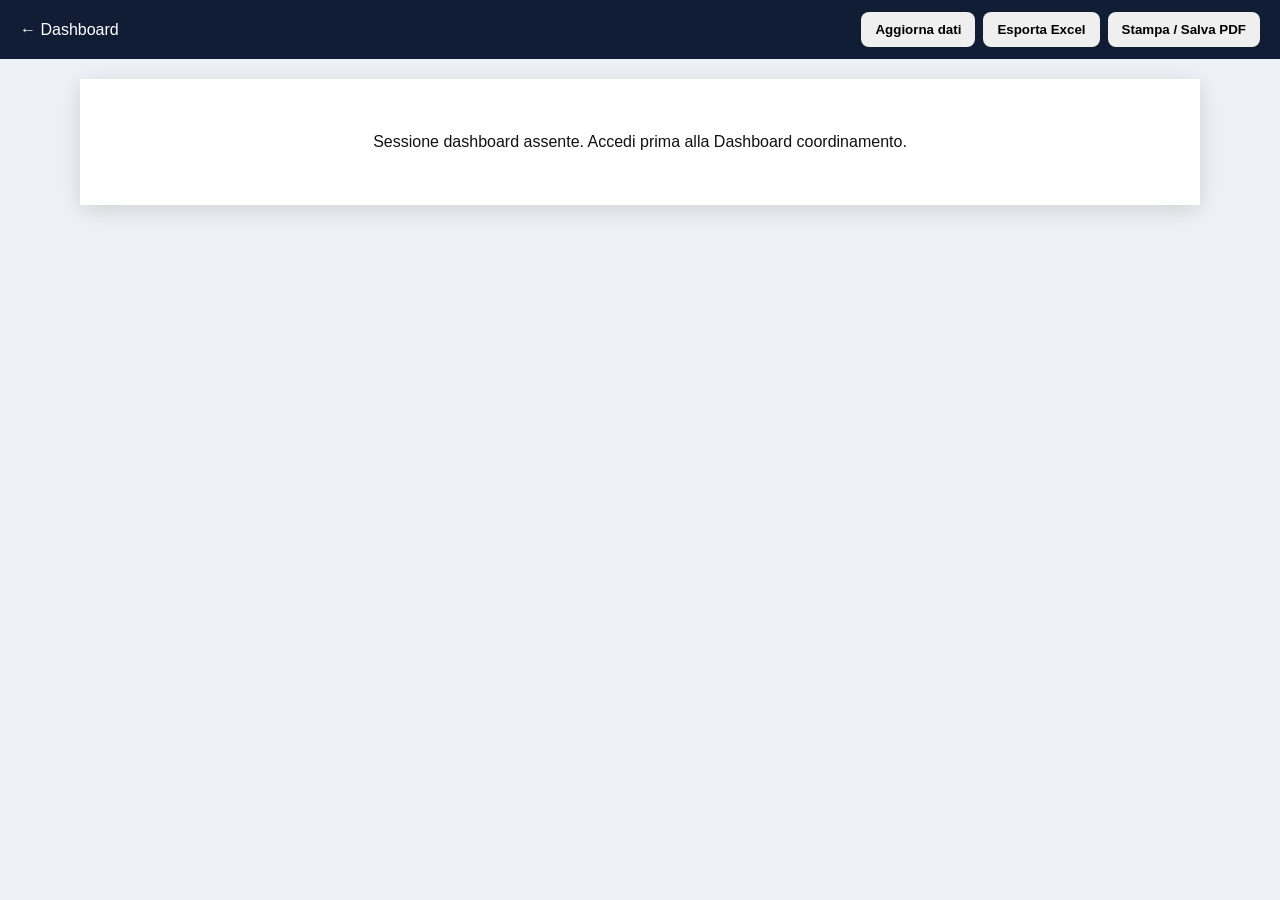
<file: report-finale.html>
<!doctype html>
<html lang="it">
<head>
  <meta charset="utf-8">
  <meta name="viewport" content="width=device-width,initial-scale=1">
  <meta name="robots" content="noindex,nofollow">
  <meta name="referrer" content="no-referrer">
  <meta http-equiv="Content-Security-Policy" content="default-src 'self'; script-src 'self'; style-src 'self'; img-src 'self' data:; connect-src 'self' https://script.google.com https://script.googleusercontent.com; object-src 'none'; base-uri 'none'; form-action 'none'; upgrade-insecure-requests">
  <title>SeggioLink – Report finale amministrative</title>
  <link rel="stylesheet" href="report-finale.css?v=1416p1">
  <script src="frame-guard.js?v=1416p1"></script>
</head>
<body>
<header class="no-print report-toolbar">
  <a href="dashboard.html">← Dashboard</a>
  <div class="actions">
    <button id="refreshReport" type="button">Aggiorna dati</button>
    <button id="excelBtn" type="button">Esporta Excel</button>
    <button id="printBtn" type="button">Stampa / Salva PDF</button>
  </div>
</header>
<main id="report">
  <section id="loading" class="notice">Caricamento report…</section>
</main>
<script src="config.js?v=1416p1"></script>
<script src="report-finale.js?v=1416p1"></script>
</body>
</html>
</file>
<file: styles.css>
:root{
  --bg:#f3f5f9;
  --surface:#ffffff;
  --surface-soft:#f9fafc;
  --ink:#101828;
  --muted:#5f6b7d;
  --subtle:#98a2b3;
  --line:#e3e7ef;
  --line-strong:#cfd6e3;
  --brand:#153568;
  --brand-deep:#0b2148;
  --brand-light:#315f9f;
  --brand-soft:#eaf0fa;
  --success:#087a4b;
  --success-soft:#e9f7f0;
  --warning:#9a5a00;
  --warning-soft:#fff4df;
  --danger:#b4232d;
  --danger-soft:#fdebed;
  --shadow-sm:0 2px 8px rgba(16,41,87,.05);
  --shadow-md:0 12px 32px rgba(16,41,87,.09);
  --radius-sm:12px;
  --radius:18px;
  --radius-lg:24px;
  --tap:48px;
  --content:760px;
  --bottom-nav:76px;
  --italy-green:#0a7a4b;
  --italy-red:#b4232d;
  --warm:#c99a22;
  --warm-soft:#fff8e6;
  --space-1:4px;
  --space-2:8px;
  --space-3:12px;
  --space-4:16px;
  --space-5:24px;
  --space-6:32px;
  --font-xs:12px;
  --font-sm:14px;
  --font-md:16px;
  --font-lg:20px;
  --font-xl:28px;
}

*{box-sizing:border-box}
html{-webkit-text-size-adjust:100%; scroll-behavior:smooth}
body{
  margin:0;
  min-height:100vh;
  background:
    radial-gradient(circle at 15% -10%, rgba(49,90,158,.09), transparent 32rem),
    var(--bg);
  color:var(--ink);
  font-family:-apple-system,BlinkMacSystemFont,"Segoe UI",Roboto,Inter,Arial,sans-serif;
  font-size:16px;
  line-height:1.48;
  padding-bottom:env(safe-area-inset-bottom);
  -webkit-font-smoothing:antialiased;
}
button,input,select,textarea{font-family:inherit}
button{-webkit-tap-highlight-color:transparent}
[hidden]{display:none!important}

/* Accessibilità */
.skip-link{
  position:fixed; left:12px; top:8px; z-index:9999;
  transform:translateY(-160%);
  background:#fff; color:var(--brand); border:2px solid var(--brand);
  border-radius:10px; padding:10px 14px; font-weight:800;
}
.skip-link:focus{transform:none}
:focus-visible{outline:3px solid rgba(49,90,158,.38); outline-offset:2px}
[aria-invalid="true"]{border-color:var(--danger)!important; box-shadow:0 0 0 3px rgba(180,35,45,.11)!important}

/* Header compatto */
.topbar{
  position:sticky; top:0; z-index:50;
  color:#fff;
  background:linear-gradient(135deg,var(--brand-deep),var(--brand));
  box-shadow:0 4px 18px rgba(16,41,87,.16);
  padding-top:env(safe-area-inset-top);
}
.topbar-inner{
  max-width:var(--content); margin:0 auto;
  min-height:66px; padding:9px 16px;
  display:flex; align-items:center; justify-content:space-between; gap:12px;
}
.brand{display:flex; align-items:center; gap:11px; min-width:0}
.brand-icon{
  width:40px; height:40px; border-radius:12px; flex:none;
  box-shadow:0 4px 12px rgba(0,0,0,.16);
}
.brand-copy{min-width:0}
.eyebrow{
  margin:0 0 1px; color:#cdd8ec; font-size:10px; font-weight:700;
  letter-spacing:.08em; text-transform:uppercase; white-space:nowrap;
}
h1{margin:0; font-size:21px; line-height:1.08; letter-spacing:-.02em}
.status-cluster{display:flex; align-items:center; justify-content:flex-end; gap:8px; min-width:0}
.status-stack{display:flex; align-items:flex-end; flex-direction:column; gap:4px; min-width:0}
.status-pill{
  display:inline-flex; align-items:center; gap:6px;
  max-width:190px; padding:5px 9px; border-radius:999px;
  font-size:11px; line-height:1.15; font-weight:800; white-space:nowrap;
  color:#fff; background:rgba(255,255,255,.14);
  overflow:hidden; text-overflow:ellipsis;
}
.status-pill::before{content:""; width:7px; height:7px; flex:none; border-radius:50%; background:currentColor; opacity:.95}
.status-pill.online{background:rgba(8,122,75,.96)}
.status-pill.offline{background:rgba(154,90,0,.98)}
.status-pill.pending{background:rgba(202,126,0,.96)}
.status-pill.attention{background:rgba(180,35,45,.98)}
.header-action{
  min-height:36px; padding:7px 12px; border-radius:999px;
  border:1px solid rgba(255,255,255,.45); background:rgba(255,255,255,.08);
  color:#fff; font-size:12px; font-weight:800; cursor:pointer;
}
.header-action:active{transform:translateY(1px)}

/* Installazione PWA */
.install-banner{
  background:linear-gradient(90deg,#fff9ec,#fffdf7);
  border-bottom:1px solid #eeddb4;
}
.install-banner-inner{
  max-width:var(--content); margin:0 auto; padding:10px 16px;
  display:grid; grid-template-columns:34px minmax(0,1fr) auto; gap:10px; align-items:center;
}
.install-symbol{
  width:34px; height:34px; border-radius:11px; display:grid; place-items:center;
  background:#fff; border:1px solid #ead6a4; color:var(--warning); font-size:20px; font-weight:900;
}
.install-copy{min-width:0}
.install-copy strong{display:block; font-size:14px; line-height:1.2}
.install-instructions{margin:2px 0 0; color:#765a22; font-size:12px; line-height:1.3}
.install-actions{display:flex; align-items:center; gap:6px}
.icon-btn{
  width:38px; height:38px; border:0; border-radius:50%; background:transparent;
  color:#765a22; font-size:25px; line-height:1; cursor:pointer;
}

/* Layout */
main{max-width:var(--content); margin:0 auto; padding:16px 16px calc(var(--bottom-nav) + 38px + env(safe-area-inset-bottom))}
.screen{display:none}
.screen.active{display:block}
#screen-login{max-width:470px; margin:0 auto}

.card{
  background:var(--surface); border:1px solid var(--line); border-radius:var(--radius);
  padding:19px; margin-bottom:14px; box-shadow:var(--shadow-sm);
}
.card.feature-card{box-shadow:var(--shadow-md); border-color:#dce2ed}
.card h2{margin:0 0 13px; font-size:20px; line-height:1.2; letter-spacing:-.02em}
.card h3{margin:20px 0 9px; font-size:15px; line-height:1.3}
.card h3:first-child{margin-top:0}
.section-heading{
  display:flex; align-items:flex-start; justify-content:space-between; gap:14px; margin-bottom:14px;
}
.section-heading h2{margin:0}
.section-kicker{
  margin:0 0 3px; color:var(--brand-light); font-size:11px; font-weight:800;
  letter-spacing:.08em; text-transform:uppercase;
}
.section-icon{
  width:42px; height:42px; border-radius:14px; display:grid; place-items:center; flex:none;
  background:var(--brand-soft); color:var(--brand); font-size:17px; font-weight:900;
}
.section-title-row{display:flex; align-items:center; justify-content:space-between; gap:10px; flex-wrap:wrap; margin-bottom:11px}

/* Login */
.login-card{margin-top:18px; padding:24px; box-shadow:var(--shadow-md)}
.login-intro{text-align:center; margin-bottom:22px}
.login-logo{width:64px; height:64px; border-radius:18px; margin-bottom:11px; box-shadow:0 8px 22px rgba(16,41,87,.14)}
.login-intro h2{margin:0 0 7px; font-size:24px}
.login-intro .muted-text{max-width:380px; margin-left:auto; margin-right:auto}
.code-input{letter-spacing:.07em; font-weight:800; font-size:17px; text-transform:uppercase}
.field-help{margin:-7px 0 14px; color:var(--muted); font-size:12px}
.privacy-note{margin:15px 0 0; padding:11px 12px; border-radius:12px; background:var(--surface-soft); color:var(--muted); font-size:12px}
.login-help{margin:12px 0 0; color:var(--muted); font-size:12px; text-align:center}

/* Moduli */
.field{display:flex; flex-direction:column; gap:7px; margin-bottom:14px; font-weight:700; font-size:13px}
.field span{color:#344054}
input,select,textarea{
  width:100%; min-height:52px; padding:12px 13px;
  border:1.5px solid var(--line-strong); border-radius:var(--radius-sm);
  background:#fff; color:var(--ink); font:inherit; font-size:16px;
  transition:border-color .16s ease, box-shadow .16s ease, background .16s ease;
}
textarea{min-height:90px; resize:vertical}
input:hover,select:hover,textarea:hover{border-color:#aeb8ca}
input:focus,select:focus,textarea:focus{outline:none; border-color:var(--brand-light); box-shadow:0 0 0 4px rgba(49,90,158,.12)}
input:disabled,select:disabled{background:#f1f3f6; color:#98a2b3}
input[type="number"]{font-variant-numeric:tabular-nums}
.grid{display:grid; gap:12px}
.grid.two{grid-template-columns:repeat(2,minmax(0,1fr))}
.grid.three{grid-template-columns:repeat(3,minmax(0,1fr))}

/* Pulsanti */
.btn{
  min-height:var(--tap); padding:12px 16px; border:1.5px solid var(--brand);
  border-radius:13px; background:#fff; color:var(--brand);
  font-size:15px; font-weight:800; cursor:pointer;
  transition:transform .12s ease, box-shadow .15s ease, background .15s ease;
}
.btn:hover{box-shadow:0 6px 16px rgba(16,41,87,.10)}
.btn:active{transform:translateY(1px); box-shadow:none}
.btn.primary{background:var(--brand); color:#fff; border-color:var(--brand)}
.btn.primary:hover{background:var(--brand-deep)}
.btn.ghost{background:#fff; border-color:var(--line-strong); color:#344054}
.btn.danger{border-color:var(--danger); color:var(--danger)}
.btn.full{width:100%}
.btn.small{min-height:36px; padding:7px 10px; border-radius:10px; font-size:12px}
.btn.compact{min-height:38px; padding:8px 12px; border-radius:11px; font-size:13px}
.btn:disabled{opacity:.55; cursor:not-allowed; box-shadow:none}
.button-row{display:flex; gap:10px; flex-wrap:wrap; margin-top:7px}
.button-row .btn{flex:1 1 145px}
.link-btn{
  padding:5px; border:0; background:none; color:var(--brand); font-size:13px; font-weight:800;
  text-decoration:underline; text-underline-offset:3px; cursor:pointer;
}
.inline-link{padding:0 0 0 6px!important}
#btnModificaElettori{color:var(--ink)}

/* Messaggi e indicatori */
.muted,.muted-text{color:var(--muted)}
.muted-text{font-size:13px; margin:0 0 12px}
.info-box,.notice{
  margin-bottom:12px; padding:12px 13px; border:1px solid #d8e2f4;
  border-radius:13px; background:var(--brand-soft); color:#344054; font-size:14px;
}
.errors,.warnings{border-radius:13px; padding:12px 13px; margin:12px 0; font-size:14px}
.errors{background:var(--danger-soft); color:#7f1d25; border:1px solid #f2c6cb}
.warnings{background:var(--warning-soft); color:#704500; border:1px solid #efd49e}
.errors ul,.warnings ul{margin:6px 0 0 18px; padding:0}
.pill{
  display:inline-flex; align-items:center; border-radius:999px; padding:5px 10px;
  font-size:12px; line-height:1.2; font-weight:800; background:#eef1f6; color:#475467;
}
.pill.good{background:var(--success-soft); color:#08603c}
.pill.warn{background:var(--warning-soft); color:#7a4a00}
.pill.bad{background:var(--danger-soft); color:#8a1f28}
.pill.neutral{background:var(--brand-soft); color:#294879}
.count-check{
  margin:-1px 0 17px; padding:10px 12px; border:1px solid var(--line);
  border-radius:12px; background:var(--surface-soft); color:var(--muted); font-size:13px; font-weight:800;
}
.count-check.good{background:var(--success-soft); border-color:#c2e7d3; color:#08603c}
.count-check.warn{background:var(--warning-soft); border-color:#efd49e; color:#704500}
.count-check.bad{background:var(--danger-soft); border-color:#f2c6cb; color:#7f1d25}
.count-check.neutral{color:var(--muted)}
.correction-box{
  margin:12px 0; padding:13px; border:1px solid #e5c274; border-radius:13px;
  background:#fff8e8; color:#614600;
}
.correction-box .field{margin:10px 0 0}

/* Sezione attiva */
.seggio-banner{
  display:flex; align-items:center; gap:12px; margin-bottom:14px; padding:13px 14px;
  border:1px solid #d7e1f2; border-radius:16px; background:linear-gradient(135deg,#eef3fc,#f8faff);
  box-shadow:var(--shadow-sm);
}
.seggio-banner-info{flex:1; min-width:0}
.seggio-select-label{display:block; margin-bottom:3px; color:var(--brand-light); font-size:10px; font-weight:900; letter-spacing:.09em; text-transform:uppercase}
#selectSeggioAttivo{
  min-height:36px; padding:3px 30px 3px 0; margin:0; border:0; border-radius:0;
  background:transparent; color:var(--ink); font-size:17px; font-weight:850; box-shadow:none;
  white-space:nowrap; overflow:hidden; text-overflow:ellipsis;
}
#seggioIndirizzo{display:block; margin-top:1px; color:var(--muted); font-size:12px; white-space:nowrap; overflow:hidden; text-overflow:ellipsis}
.manage-seats-btn{
  min-height:42px; padding:8px 10px; border:1px solid #c9d5e9; border-radius:12px;
  background:#fff; color:var(--brand); display:flex; align-items:center; gap:5px;
  font-size:13px; font-weight:850; cursor:pointer; flex:none;
}
.manage-seats-btn span:first-child{font-size:18px; line-height:1}
.seggio-row{
  display:flex; justify-content:space-between; align-items:center; gap:10px;
  margin-bottom:8px; padding:11px 12px; border:1px solid var(--line); border-radius:13px; background:#fff;
}
.seggio-row.attivo{border-color:#aebfe0; background:var(--brand-soft)}
.seggio-row .info{font-size:13.5px}
.seggio-row .info strong{display:block}
.seggio-row .azioni{display:flex; gap:6px; flex:none}

/* Navigazione */
.tabs{
  display:flex; gap:8px; margin-bottom:14px; padding:4px;
  border:1px solid var(--line); border-radius:16px; background:rgba(255,255,255,.92);
  box-shadow:var(--shadow-sm); backdrop-filter:blur(12px);
  position:sticky; top:76px; z-index:30;
}
.tab{
  flex:1; min-height:50px; padding:9px 10px; border:0; border-radius:12px;
  background:transparent; color:var(--muted); font-size:13px; font-weight:850; cursor:pointer;
  display:flex; align-items:center; justify-content:center; gap:7px;
}
.tab svg{width:20px; height:20px; fill:none; stroke:currentColor; stroke-width:1.9; stroke-linecap:round; stroke-linejoin:round}
.tab.active{background:var(--brand); color:#fff; box-shadow:0 5px 14px rgba(16,41,87,.18)}
.tabpanel{display:none}
.tabpanel.active{display:block}

/* Affluenza */
.chip-row{display:flex; flex-wrap:wrap; gap:8px; margin-bottom:14px}
.chip{
  min-height:44px; padding:9px 14px; border:1.5px solid var(--line-strong); border-radius:999px;
  background:#fff; color:#344054; font-size:14px; font-weight:800; cursor:pointer;
}
.chip.inviato{background:var(--success-soft); border-color:#b9e0ca; color:#08603c}
.chip.selected{background:var(--brand); color:#fff; border-color:var(--brand)}
.affluenza-form{margin-bottom:14px; padding:15px; border:1px solid #dce2ec; border-radius:15px; background:var(--surface-soft)}

/* Tabelle */
.responsive-table{overflow:auto; border:1px solid var(--line); border-radius:14px; background:#fff}
table{width:100%; border-collapse:collapse; background:#fff; font-size:13px}
th,td{padding:10px 11px; border-bottom:1px solid var(--line); text-align:left; vertical-align:middle}
th{position:sticky; top:0; background:#f7f9fc; color:#475467; font-size:11px; letter-spacing:.04em; text-transform:uppercase; white-space:nowrap}
tr:last-child td{border-bottom:0}
tbody tr:hover{background:#fbfcfe}
.status-detail{display:block; margin-top:3px; color:var(--muted); font-size:11px; max-width:230px}

/* Liste dinamiche */
.dynamic-list .dyn-row{
  display:grid; grid-template-columns:minmax(0,1fr) 96px; gap:10px; align-items:center;
  margin-bottom:8px; padding:8px 9px; border:1px solid var(--line); border-radius:12px; background:var(--surface-soft);
}
.dynamic-list .dyn-row label{font-size:13px; font-weight:700; line-height:1.3}
.dynamic-list .dyn-row input{min-height:44px; padding:8px 10px; text-align:right; font-weight:800}
.dynamic-list .dyn-empty{color:var(--muted); font-size:13px}

/* Ricerca via */
.results-wrap{margin-top:10px}
.result-row{
  display:flex; justify-content:space-between; align-items:center; gap:10px;
  margin-bottom:8px; padding:11px 12px; border:1px solid var(--line); border-radius:13px; background:#fff;
}
.result-row .info{font-size:13.5px}
.result-row .info strong{display:block}
.result-row button{flex:none}

/* Bozza */
.draft-status{
  display:flex; align-items:center; justify-content:space-between; gap:10px;
  margin-top:10px; padding:9px 11px; border:1px solid var(--line); border-radius:12px;
  background:var(--surface-soft); color:var(--muted); font-size:12.5px;
}
.draft-status.saving{background:var(--warning-soft); border-color:#efd49e; color:#704500}
.draft-status.saved{background:var(--success-soft); border-color:#c2e7d3; color:#08603c}
.draft-status.sent{background:var(--brand-soft); border-color:#c9d5e9; color:#294879}
.draft-link{color:inherit; padding:2px 0; flex:none}

/* Azioni e condivisione */
.sticky-actions{position:static}
.sticky-share{margin:5px 0 0}
.share-action{
  width:100%; min-height:64px; padding:12px 15px; border:1px solid var(--line-strong); border-radius:15px;
  background:#fff; color:var(--ink); display:flex; align-items:center; gap:12px; text-align:left; cursor:pointer;
  box-shadow:var(--shadow-sm);
}
.share-icon{width:38px; height:38px; border-radius:12px; background:var(--brand-soft); color:var(--brand); display:grid; place-items:center; font-size:19px; font-weight:900; flex:none}
.share-action strong{display:block; font-size:14px}
.share-action small{display:block; margin-top:1px; color:var(--muted); font-size:12px}

/* Toast */
.toast{
  position:fixed; left:50%; bottom:calc(var(--bottom-nav) + 22px + env(safe-area-inset-bottom)); z-index:1000;
  transform:translateX(-50%); max-width:90vw; padding:11px 16px; border-radius:999px;
  background:#172033; color:#fff; box-shadow:var(--shadow-md); font-size:13px; font-weight:800; text-align:center;
}

/* Modale riepilogo */
.modal-overlay{
  position:fixed; inset:0; z-index:200; display:flex; align-items:flex-end; justify-content:center;
  padding:0 0 env(safe-area-inset-bottom); background:rgba(16,32,60,.58); backdrop-filter:blur(3px);
}
.modal-overlay[hidden]{display:none}
.modal-box{
  width:100%; max-width:var(--content); max-height:90vh; overflow-y:auto;
  padding:21px 18px 28px; border-radius:24px 24px 0 0; background:#fff;
  box-shadow:0 -12px 40px rgba(16,41,87,.22);
}
.modal-box h2{margin:0 0 6px; font-size:21px; letter-spacing:-.02em}
.riepilogo-grid{display:flex; flex-direction:column; gap:10px; margin-top:14px}
.riepilogo-sezione{padding:12px 14px; border:1px solid #dae3f2; border-radius:14px; background:#f7f9fd}
.riepilogo-sezione h3{margin:0 0 8px; color:var(--brand-light); font-size:11px; letter-spacing:.07em; text-transform:uppercase}
.riepilogo-row{display:flex; justify-content:space-between; align-items:center; gap:15px; padding:5px 0; border-bottom:1px solid var(--line); font-size:14px}
.riepilogo-row:last-child{border-bottom:0}
.riepilogo-row span:first-child{color:var(--muted)}
.riepilogo-row span:last-child{font-weight:750; text-align:right}
.riepilogo-row.total-row{margin-top:4px; padding-top:8px; border-top:2px solid #cbd6e6; font-weight:850}
.riepilogo-row.mismatch span:last-child{color:var(--danger)}
.confirm-check{
  display:flex; align-items:flex-start; gap:10px; margin-top:16px; padding:12px 13px;
  border:1px solid #cbd6e6; border-radius:13px; background:#f7f9fc; font-size:14px; font-weight:700; line-height:1.35;
}
.confirm-check input{width:22px; min-height:22px; height:22px; margin:0; flex:none}
.modal-actions{margin-top:16px}

/* Desktop */
@media(min-width:760px){
  main{padding-top:22px; padding-bottom:48px}
  .tabs{top:82px}
  .card{padding:22px}
  .modal-overlay{align-items:center; padding:24px}
  .modal-box{border-radius:24px; max-height:88vh}
  .toast{bottom:28px}
}

/* Mobile: navigazione inferiore e densità ottimizzata */
@media(max-width:759px){
  .topbar-inner{min-height:62px; padding:8px 13px}
  .brand-icon{width:36px; height:36px; border-radius:11px}
  h1{font-size:19px}
  .eyebrow{font-size:9px}
  .status-pill{max-width:155px; font-size:10.5px; padding:5px 8px}
  .header-action{min-height:34px; padding:6px 9px}
  main{padding-left:12px; padding-right:12px; padding-top:12px}
  .card{padding:16px; border-radius:17px}
  .login-card{padding:21px 18px}
  .tabs{
    position:fixed; left:0; right:0; bottom:0; top:auto; z-index:80;
    margin:0; padding:7px 10px calc(7px + env(safe-area-inset-bottom));
    border-width:1px 0 0; border-radius:0; background:rgba(255,255,255,.96);
    box-shadow:0 -8px 28px rgba(16,41,87,.10); backdrop-filter:blur(16px);
  }
  .tab{min-height:56px; padding:6px 5px; border-radius:13px; flex-direction:column; gap:2px; font-size:11px}
  .tab svg{width:21px; height:21px}
  .tab.active{background:var(--brand-soft); color:var(--brand); box-shadow:none}
  .toast{bottom:calc(var(--bottom-nav) + 18px + env(safe-area-inset-bottom))}
  .install-banner-inner{padding:9px 12px; grid-template-columns:32px minmax(0,1fr) auto}
  .install-symbol{width:32px; height:32px}
  .install-copy strong{font-size:13px}
  .install-instructions{font-size:11px; display:-webkit-box; -webkit-line-clamp:2; -webkit-box-orient:vertical; overflow:hidden}
  .seggio-banner{padding:11px 12px}
  #selectSeggioAttivo{font-size:16px}
  .manage-seats-btn span:last-child{display:none}
  .manage-seats-btn{width:42px; justify-content:center; padding:6px}
  .manage-seats-btn span:first-child{font-size:21px}
  .section-heading{margin-bottom:12px}
  .section-icon{width:38px; height:38px; border-radius:12px}
  .sticky-actions{
    position:sticky; bottom:calc(var(--bottom-nav) + 4px + env(safe-area-inset-bottom)); z-index:20;
    margin:14px -8px -8px; padding:9px 8px;
    background:rgba(255,255,255,.94); border-top:1px solid var(--line); backdrop-filter:blur(12px);
  }
}

@media(max-width:480px){
  .grid.three{grid-template-columns:repeat(2,minmax(0,1fr))}
  .section-title-row{align-items:flex-start}
  .dynamic-list .dyn-row{grid-template-columns:minmax(0,1fr) 84px}
  th,td{padding:9px 8px}
}

@media(max-width:370px){
  .brand-copy .eyebrow{display:none}
  .status-pill{max-width:135px}
  .grid.two,.grid.three{grid-template-columns:1fr}
  .install-symbol{display:none}
  .install-banner-inner{grid-template-columns:minmax(0,1fr) auto}
}

@media(prefers-reduced-motion:reduce){
  *{scroll-behavior:auto!important; transition:none!important; animation:none!important}
}


/* Condivisione riepilogo */
.share-modal{max-width:620px}
.share-modal-heading{display:flex; align-items:flex-start; justify-content:space-between; gap:16px}
.share-modal-heading h2{margin:2px 0 0}
.icon-close{
  width:40px; height:40px; min-height:40px; padding:0; flex:none;
  border:1px solid var(--line); border-radius:50%; background:#fff; color:var(--ink);
  font-size:25px; line-height:1; cursor:pointer;
}
.share-options{display:grid; grid-template-columns:repeat(2,minmax(0,1fr)); gap:10px; margin:17px 0}
.share-option{
  min-height:70px; padding:12px; display:flex; align-items:center; gap:11px;
  border:1px solid #cbd6e6; border-radius:15px; background:#fff; color:var(--ink);
  font:inherit; text-align:left; cursor:pointer; box-shadow:0 4px 14px rgba(16,41,87,.05);
}
.share-option:hover,.share-option:focus-visible{border-color:var(--brand); background:var(--brand-soft); outline:none}
.share-option span{display:grid; place-items:center; width:36px; height:36px; border-radius:11px; background:var(--brand-soft); font-size:19px; flex:none}
.share-option strong{font-size:15px}
.share-preview-wrap{margin-top:4px; border-top:1px solid var(--line); padding-top:12px}
.share-preview-wrap summary{cursor:pointer; color:var(--brand); font-weight:750}
.share-preview{
  margin:12px 0 0; padding:13px; max-height:260px; overflow:auto; white-space:pre-wrap; word-break:break-word;
  border:1px solid var(--line); border-radius:12px; background:#f7f9fc; color:var(--ink); font:13px/1.45 ui-monospace,SFMono-Regular,Consolas,monospace;
}
@media(max-width:480px){
  .share-options{grid-template-columns:1fr 1fr}
  .share-option{min-height:62px; padding:10px; gap:8px}
  .share-option span{width:32px; height:32px}
}


/* Modifica elettori aventi diritto */
.compact-modal{max-width:480px}
.modal-number-field{margin-top:16px}
.modal-number-field input{font-size:22px; font-weight:800; letter-spacing:.01em}
#elettoriBanner .inline-link{min-height:32px; padding:4px 7px!important; margin:-4px -3px -4px 2px!important; border-radius:8px}
#elettoriBanner .inline-link:focus-visible{outline:3px solid rgba(31,111,235,.28); outline-offset:1px}


/* Conferma uscita: modale interna, affidabile anche in modalità PWA */
.logout-modal{max-width:500px}
.logout-note{
  display:flex; flex-direction:column; gap:3px; margin-top:16px; padding:13px 14px;
  border:1px solid #f0cf8c; border-radius:14px; background:#fff8e8; color:#5f4308;
  font-size:13px; line-height:1.4;
}
.logout-note strong{font-size:14px}
.btn.danger{background:#b42318; border-color:#b42318; color:#fff}
.btn.danger:hover,.btn.danger:focus-visible{background:#8f1c13; border-color:#8f1c13}


/* =====================================================================
   VERSIONE 7 — identità FdI Municipio IX Roma e interfaccia operativa
   ===================================================================== */
/* Token identità già definiti nel :root principale. */
body{
  background:
    radial-gradient(circle at 8% -8%,rgba(49,95,159,.12),transparent 25rem),
    linear-gradient(180deg,#f8f9fc 0,#f3f5f9 460px);
}
.topbar{background:linear-gradient(115deg,#091d40 0%,#153568 72%,#1a407b 100%)}
.topbar::after{
  content:""; display:block; height:3px;
  background:linear-gradient(90deg,var(--italy-green) 0 33.33%,#fff 33.33% 66.66%,var(--italy-red) 66.66% 100%);
  opacity:.95;
}
.brand-icon{border:1px solid rgba(255,255,255,.2); box-shadow:0 6px 18px rgba(0,0,0,.18)}
.eyebrow{color:#d8e2f2; letter-spacing:.075em}
.card{border-color:#dfe4ec; box-shadow:0 3px 12px rgba(11,33,72,.055)}
.card.feature-card{border-color:#d4ddec; box-shadow:0 12px 30px rgba(11,33,72,.08)}
.btn{border-radius:12px}
.btn.primary{background:linear-gradient(180deg,#193d75,#12305e); box-shadow:0 6px 14px rgba(11,33,72,.14)}
.btn.primary:active{box-shadow:none}

/* Accesso istituzionale */
.login-card{overflow:hidden; position:relative}
.login-card::before{
  content:""; position:absolute; inset:0 0 auto; height:4px;
  background:linear-gradient(90deg,var(--italy-green) 0 33.33%,#fff 33.33% 66.66%,var(--italy-red) 66.66% 100%);
}
.login-intro{text-align:left}
.login-mark{display:flex; align-items:center; gap:12px; margin-bottom:22px}
.login-logo{width:56px; height:56px; margin:0; border-radius:16px; box-shadow:0 8px 20px rgba(11,33,72,.15)}
.login-identity{display:flex; flex-direction:column; min-width:0}
.login-identity span{color:var(--brand-light); font-size:11px; font-weight:850; letter-spacing:.08em; text-transform:uppercase}
.login-identity strong{margin-top:2px; font-size:14px; line-height:1.25}
.login-intro h2{font-size:27px; letter-spacing:-.035em}
.login-intro .muted-text{margin-left:0; max-width:420px}

/* Seggio attivo */
.seggio-banner{
  border-color:#cfd9e9;
  background:linear-gradient(135deg,#fff 0%,#f1f5fc 100%);
  box-shadow:0 8px 22px rgba(11,33,72,.065);
}
.seggio-banner::before{
  content:"IX"; width:39px; height:39px; flex:none; display:grid; place-items:center;
  border-radius:12px; color:#fff; background:var(--brand); font-size:13px; font-weight:900; letter-spacing:.04em;
}

/* Home operativa */
.home-hero{
  position:relative; overflow:hidden; display:flex; align-items:flex-end; justify-content:space-between; gap:18px;
  min-height:172px; margin-bottom:16px; padding:24px;
  border-radius:22px; color:#fff;
  background:
    radial-gradient(circle at 88% 4%,rgba(255,255,255,.18),transparent 12rem),
    linear-gradient(135deg,#0b2148 0%,#153568 63%,#28558f 100%);
  box-shadow:0 16px 34px rgba(11,33,72,.18);
}
.home-hero::after{
  content:""; position:absolute; left:0; right:0; bottom:0; height:4px;
  background:linear-gradient(90deg,var(--italy-green) 0 33.33%,#fff 33.33% 66.66%,var(--italy-red) 66.66% 100%);
}
.home-hero-copy{position:relative; z-index:1}
.section-kicker.light{color:#dce7f8}
.home-hero h2{margin:0 0 6px; font-size:28px; line-height:1.12; letter-spacing:-.035em}
.home-hero p{margin:0; color:#dce5f3; font-size:14px}
.home-status{
  position:relative; z-index:1; flex:none; max-width:245px; padding:8px 11px; border-radius:999px;
  background:rgba(255,255,255,.12); border:1px solid rgba(255,255,255,.25);
  font-size:12px; font-weight:850; line-height:1.25; text-align:center;
}
.home-status.online{background:rgba(10,122,75,.88)}
.home-status.offline{background:rgba(154,90,0,.92)}
.home-actions{margin-bottom:16px}
.home-section-title{display:flex; align-items:flex-start; justify-content:space-between; gap:12px; margin-bottom:11px}
.home-section-title h2{margin:0; font-size:20px; line-height:1.2}
.action-grid{display:grid; grid-template-columns:repeat(2,minmax(0,1fr)); gap:12px}
.action-card{
  min-height:126px; display:grid; grid-template-columns:48px minmax(0,1fr) 18px; align-items:center; gap:12px;
  padding:18px; border:1px solid #d5deea; border-radius:18px; background:#fff; color:var(--ink);
  text-align:left; cursor:pointer; box-shadow:0 8px 22px rgba(11,33,72,.07);
  transition:transform .15s ease,border-color .15s ease,box-shadow .15s ease;
}
.action-card:hover{transform:translateY(-2px); border-color:#aebed7; box-shadow:0 13px 28px rgba(11,33,72,.1)}
.action-card:active{transform:none}
.action-card-icon{width:48px; height:48px; display:grid; place-items:center; border-radius:14px; font-size:20px; font-weight:900}
.action-card-icon svg,.section-icon svg{width:27px; height:27px; fill:none; stroke:currentColor; stroke-width:1.9; stroke-linecap:round; stroke-linejoin:round}
.icon-label{display:inline-flex; align-items:center; justify-content:center; gap:7px}
.icon-label svg{width:18px; height:18px; flex:none; fill:none; stroke:currentColor; stroke-width:1.9; stroke-linecap:round; stroke-linejoin:round}
.action-affluenza .action-card-icon{background:#e9f7f0; color:#087a4b}
.action-scrutinio .action-card-icon{background:#edf1fb; color:var(--brand)}
.action-card-copy{display:flex; flex-direction:column; min-width:0}
.action-card-copy strong{font-size:18px; letter-spacing:-.015em}
.action-card-copy small{margin-top:4px; color:var(--muted); font-size:12.5px; line-height:1.35}
.action-card-arrow{font-size:30px; color:#8b99ad; line-height:1}
.home-section-card{padding:18px}
.text-action{min-height:36px; padding:6px 9px; border:0; background:transparent; color:var(--brand); font-size:13px; font-weight:850; cursor:pointer}
.election-timeline{display:flex; flex-direction:column}
.timeline-item{display:grid; grid-template-columns:24px minmax(0,1fr) auto; gap:10px; align-items:center; min-height:61px; position:relative}
.timeline-item:not(:last-child)::before{content:""; position:absolute; left:11px; top:36px; bottom:-25px; width:2px; background:#e1e6ee}
.timeline-dot{width:22px; height:22px; position:relative; z-index:1; border:5px solid #fff; border-radius:50%; background:#c7cfda; box-shadow:0 0 0 1px #d3dae4}
.timeline-item.done .timeline-dot{background:var(--success); box-shadow:0 0 0 1px #9bd3b8}
.timeline-item.queued .timeline-dot{background:#c77b00; box-shadow:0 0 0 1px #e1b768}
.timeline-item.error .timeline-dot{background:var(--danger); box-shadow:0 0 0 1px #dfa5aa}
.timeline-item strong{display:block; font-size:14px}
.timeline-item small{display:block; margin-top:2px; color:var(--muted); font-size:12px}
.timeline-state{padding:5px 8px; border-radius:999px; background:#f1f3f6; color:#596579; font-size:11.5px; font-weight:850; white-space:nowrap}
.timeline-item.done .timeline-state{background:var(--success-soft); color:#08603c}
.timeline-item.queued .timeline-state{background:var(--warning-soft); color:#704500}
.timeline-item.error .timeline-state{background:var(--danger-soft); color:#7f1d25}
.latest-activity{display:flex; align-items:center; gap:12px; min-height:74px; padding:13px; border:1px solid var(--line); border-radius:14px; background:#f8fafc}
.latest-icon{width:44px; height:44px; flex:none; display:grid; place-items:center; border-radius:13px; background:var(--brand-soft); color:var(--brand); font-weight:900}
.latest-icon.done{background:var(--success-soft); color:var(--success)}
.latest-icon.queued{background:var(--warning-soft); color:var(--warning)}
.latest-icon.error{background:var(--danger-soft); color:var(--danger)}
.latest-activity strong,.latest-activity span,.latest-activity small{display:block}
.latest-activity span{font-size:13px; color:#344054}
.latest-activity small{margin-top:2px; color:var(--muted); font-size:11.5px}
.latest-empty{color:var(--muted); font-size:13px}
.home-summary-grid{display:grid; grid-template-columns:repeat(2,minmax(0,1fr)); gap:10px; margin-top:10px}
.summary-stat{display:grid; grid-template-columns:minmax(0,1fr) auto; gap:2px 8px; align-items:end; padding:12px 13px; border:1px solid var(--line); border-radius:13px; background:#fff}
.summary-stat span{grid-column:1/3; color:var(--muted); font-size:11.5px; font-weight:750}
.summary-stat strong{font-size:22px; line-height:1.1}
.summary-stat button{padding:4px; border:0; background:transparent; color:var(--brand); font-size:12px; font-weight:850; cursor:pointer}
.support-card{display:flex; align-items:center; gap:12px; margin-bottom:8px; padding:14px 16px; border:1px solid #e6d59d; border-radius:16px; background:linear-gradient(135deg,#fffdf6,#fff8e5)}
.support-mark{width:42px; height:42px; flex:none; display:grid; place-items:center; border-radius:13px; background:var(--brand); color:#fff; font-weight:900}
.support-card strong{font-size:14px}
.support-card p{margin:2px 0 0; color:#6d5b2c; font-size:12px; line-height:1.35}
.screen[data-active-tab="home"] .sticky-share{display:none}

/* Prossima azione: una sola priorità operativa in evidenza */
.next-action-card{
  display:grid; grid-template-columns:minmax(0,1fr) auto; gap:16px; align-items:center;
  margin-bottom:16px; padding:18px; border:1px solid #cfd9e9; border-radius:18px; background:#fff;
  box-shadow:0 10px 26px rgba(11,33,72,.08);
}
.next-action-card .section-kicker{margin-bottom:4px}
.next-action-card h2{margin:0; font-size:22px; line-height:1.15; letter-spacing:-.025em}
.next-action-card p:not(.section-kicker){margin:6px 0 0; color:var(--muted); font-size:13px; line-height:1.4}
.next-action-card.turnout{border-left:5px solid var(--success)}
.next-action-card.scrutiny{border-left:5px solid var(--brand)}
.next-action-card.queued{border-left:5px solid var(--warning)}
.next-action-card.attention{border-left:5px solid var(--danger); background:#fffafb}
.next-action-card.complete{border-left:5px solid var(--success); background:#fbfefc}

.sync-summary{
  display:flex; flex-direction:column; gap:3px; margin:0 0 14px; padding:13px 14px; border:1px solid var(--line);
  border-radius:13px; background:var(--surface-soft);
}
.sync-summary strong{font-size:14px}
.sync-summary span{color:var(--muted); font-size:12.5px; line-height:1.4}
.sync-summary.good{border-color:#c2e7d3; background:var(--success-soft)}
.sync-summary.pending{border-color:#efd49e; background:var(--warning-soft)}
.sync-summary.attention{border-color:#f2c6cb; background:var(--danger-soft)}

/* Scrutinio in quattro passaggi visivi */
.scrutiny-progress{
  position:sticky; top:78px; z-index:29; display:grid; grid-template-columns:repeat(4,minmax(0,1fr)); gap:5px;
  margin-bottom:12px; padding:5px; border:1px solid var(--line); border-radius:15px; background:rgba(255,255,255,.94);
  box-shadow:0 6px 18px rgba(11,33,72,.07); backdrop-filter:blur(12px);
}
.scrutiny-step{min-height:48px; padding:6px 5px; border:0; border-radius:11px; background:transparent; color:var(--muted); font-size:11px; font-weight:850; cursor:pointer}
.scrutiny-step span{width:21px; height:21px; margin:0 auto 3px; display:grid; place-items:center; border-radius:50%; background:#eef1f5; color:#536174; font-size:10px}
.scrutiny-step.active{background:var(--brand-soft); color:var(--brand)}
.scrutiny-step.active span{background:var(--brand); color:#fff}
.scrutiny-step.complete:not(.active){color:#08603c; background:var(--success-soft)}
.scrutiny-step.complete:not(.active) span{background:var(--success); color:#fff}
.scrutiny-card{position:relative; scroll-margin-top:150px}
.scrutiny-card::before{content:attr(data-step-number); position:absolute; top:17px; right:17px; width:28px; height:28px; display:grid; place-items:center; border-radius:50%; background:var(--brand-soft); color:var(--brand); font-size:12px; font-weight:900}
.scrutiny-card .section-title-row{padding-right:36px}
.final-step-heading{padding-right:38px; margin-bottom:12px}
.final-step-heading h2{margin:0; font-size:20px}

/* Form più leggibili sul campo */
.field>span{font-weight:800}
input,select,textarea{border-color:#c9d1dd; box-shadow:0 1px 1px rgba(16,24,40,.02)}
input:focus,select:focus,textarea:focus{border-color:#315f9f; box-shadow:0 0 0 4px rgba(49,95,159,.13)}
.info-box{border-color:#cad8ec; background:#edf3fb}
.affluenza-form{background:#f8fafc}
.count-check{font-variant-numeric:tabular-nums}
.count-detail{margin:-11px 0 17px; padding:0 2px; color:var(--muted); font-size:12px; font-variant-numeric:tabular-nums}
.final-checks{display:grid; gap:8px; margin:0 0 14px}
.final-check{display:flex; align-items:center; gap:9px; padding:10px 12px; border:1px solid var(--line); border-radius:12px; background:var(--surface-soft); font-size:13px}
.final-check>span{width:23px; height:23px; flex:none; display:grid; place-items:center; border-radius:50%; font-weight:900}
.final-check.good{border-color:#c2e7d3; background:var(--success-soft); color:#08603c}
.final-check.good>span{background:var(--success); color:#fff}
.final-check.warn{border-color:#efd49e; background:var(--warning-soft); color:#704500}
.final-check.warn>span{background:var(--warning); color:#fff}
.sticky-share{margin-top:12px}
.share-action{border-color:#d4dce8; box-shadow:0 7px 20px rgba(11,33,72,.065)}
.confirmation-note{margin-top:14px; padding:12px 13px; border:1px solid #efcf89; border-radius:13px; background:#fff8e8; color:#664a0d; font-size:13px; line-height:1.4}

@media(min-width:760px){
  .home-hero{min-height:190px; padding:30px}
  .home-hero h2{font-size:32px}
  .scrutiny-progress{top:86px}
}

@media(max-width:759px){
  .topbar-inner{min-height:64px}
  .eyebrow{font-size:8.5px}
  .home-hero{min-height:154px; align-items:flex-start; flex-direction:column; padding:19px; gap:13px; border-radius:19px}
  .home-hero h2{font-size:24px}
  .home-status{max-width:none; align-self:flex-start; text-align:left}
  .action-grid{grid-template-columns:1fr}
  .next-action-card{grid-template-columns:1fr; gap:12px; padding:16px}
  .next-action-card .btn{width:100%}
  .action-card{min-height:96px; padding:14px 15px}
  .action-card-icon{width:44px; height:44px}
  .home-section-card{padding:15px}
  .scrutiny-progress{position:sticky; top:67px; overflow-x:auto; grid-template-columns:repeat(4,minmax(80px,1fr)); scrollbar-width:none}
  .scrutiny-progress::-webkit-scrollbar{display:none}
  .scrutiny-step{white-space:nowrap}
  .scrutiny-card{scroll-margin-top:135px}
  .tabs{grid-template-columns:repeat(4,1fr)}
  .tab{font-size:10.5px}
  .sticky-actions .btn{min-width:0}
}

@media(max-width:430px){
  .status-stack{max-width:128px}
  .status-pill{max-width:128px}
  .home-summary-grid{grid-template-columns:1fr 1fr}
  .timeline-item{grid-template-columns:22px minmax(0,1fr) auto; gap:8px}
  .timeline-state{font-size:9.5px; padding:4px 6px}
  .seggio-banner::before{display:none}
  .login-identity strong{font-size:13px}
}

@media(max-width:360px){
  .home-summary-grid{grid-template-columns:1fr}
  .summary-stat span{grid-column:1/3}
  .action-card{grid-template-columns:42px minmax(0,1fr) 14px}
  .action-card-icon{width:42px;height:42px}
}


/* ===================== V9: PRODUZIONE, ASSISTENZA E ACCESSIBILITÀ ===================== */
.update-banner { position: sticky; top: 70px; z-index: 30; margin: 8px auto; max-width: 760px; padding: 10px 14px; border-radius: 12px; background: #fff3cd; border: 1px solid #e3bd56; display: flex; align-items: center; justify-content: space-between; gap: 12px; box-shadow: 0 8px 24px rgba(31,43,74,.16); }
.update-banner[hidden] { display: none; }
.update-banner strong, .update-banner span { display: block; }
.update-banner span { font-size: .84rem; color: #6c5200; margin-top: 2px; }
.notification-list { display: grid; gap: 9px; }
.notification-item { border: 1px solid var(--border, #dfe4ee); border-left: 5px solid #d97706; border-radius: 11px; padding: 11px; background: #fffaf0; }
.notification-item.urgent { border-left-color: #b42318; background: #fff1f0; }
.notification-item.read { opacity: .78; }
.notification-item-head { display: flex; justify-content: space-between; gap: 10px; align-items: start; }
.notification-item h3 { margin: 0; font-size: 1rem; }
.notification-item p { margin: 7px 0; line-height: 1.45; }
.notification-meta { color: #657087; font-size: .78rem; }
.notification-actions { display: flex; flex-wrap: wrap; gap: 7px; margin-top: 9px; }
.readiness-card { display: flex; align-items: center; justify-content: space-between; gap: 16px; }
.readiness-card h2 { margin: 2px 0 4px; font-size: 1.05rem; }
.support-card { align-items: center; }
.support-copy { flex: 1; }
.app-version-footer { text-align: center; color: #687287; font-size: .78rem; padding: 2px 0 86px; }
.support-action-grid { display: grid; grid-template-columns: 1fr 1fr; gap: 9px; margin-bottom: 12px; }
.support-action-grid a { text-decoration: none; text-align: center; display: inline-flex; align-items: center; justify-content: center; }
.device-check-list { display: grid; gap: 8px; margin: 10px 0; }
.device-check-item { display: flex; align-items: flex-start; gap: 9px; border-radius: 9px; padding: 9px; background: #f5f7fb; }
.device-check-item.ok { background: #e8f7ed; color: #12633a; }
.device-check-item.warn { background: #fff5d9; color: #765600; }
.device-check-item.error { background: #fde8e7; color: #8f2119; }
.device-check-icon { font-weight: 900; min-width: 18px; }
body.accessible-mode { font-size: 19px; background: #fff; color: #000; }
body.accessible-mode .muted-text, body.accessible-mode small, body.accessible-mode .field-help { color: #25324a !important; }
body.accessible-mode .card, body.accessible-mode .action-card, body.accessible-mode .support-card { border-width: 2px; box-shadow: none; }
body.accessible-mode button, body.accessible-mode input, body.accessible-mode select, body.accessible-mode textarea { min-height: 52px; font-size: 1rem; }
body.accessible-mode :focus-visible { outline: 4px solid #f6b800 !important; outline-offset: 3px; }
@media (max-width: 520px) {
  .update-banner { margin: 6px 8px; top: 64px; align-items: stretch; }
  .update-banner .btn { min-width: 112px; }
  .readiness-card, .support-card { align-items: flex-start; flex-wrap: wrap; }
  .support-action-grid { grid-template-columns: 1fr; }
}

.demo-banner{background:#7a2e0b;color:#fff;text-align:center;padding:9px 14px;font-size:.86rem;font-weight:800;letter-spacing:.03em;border-bottom:3px solid #f79009}.demo-banner[hidden]{display:none!important}

/* v11.1 SECURITY: sostituisce l’unico stile inline per consentire CSP strict. */
.muted-text-tight{margin-top:-6px}


/* 14.0.5 hotfix iPhone: evita sovrapposizioni tra brand, stato Online e pulsante Esci. */
@media (max-width: 520px) {
  .topbar-inner {
    display: grid;
    grid-template-columns: minmax(0, 1fr) auto;
    align-items: center;
    column-gap: 10px;
  }
  .brand {
    min-width: 0;
    overflow: hidden;
  }
  .brand-copy {
    min-width: 0;
    overflow: hidden;
  }
  .brand-copy .eyebrow {
    max-width: 100%;
    white-space: normal;
    line-height: 1.15;
    overflow: hidden;
  }
  .status-cluster {
    min-width: max-content;
    flex: none;
  }
}

/* 14.0.6 — diagnostica browser/rete mostrata solo dopo un errore di login. */
.login-network-help{display:flex;flex-direction:column;gap:8px}
.login-network-help strong{display:block;line-height:1.35}
.login-network-help p{margin:0;line-height:1.4}
.login-network-detail{font-size:12px;opacity:.82}
.login-network-retry{align-self:flex-start;margin-top:2px;background:#fff}
</file>
<file: dashboard.css>
:root{font-family:Inter,system-ui,-apple-system,"Segoe UI",sans-serif;color:#172033;background:#f4f6fa;line-height:1.45}*{box-sizing:border-box}body{margin:0}[hidden]{display:none!important}.top{background:#0f172a;color:#fff;padding:20px clamp(16px,4vw,48px);display:flex;align-items:center;justify-content:space-between;gap:20px}.top h1{margin:0;font-size:clamp(1.4rem,3vw,2.2rem)}.eyebrow{margin:0 0 4px;color:#cbd5e1;font-weight:700;text-transform:uppercase;letter-spacing:.08em;font-size:.75rem}.top-actions{display:flex;align-items:center;gap:10px;flex-wrap:wrap}.status{font-size:.85rem;color:#cbd5e1}main{max-width:1500px;margin:auto;padding:24px}.card{background:#fff;border:1px solid #e2e8f0;border-radius:16px;box-shadow:0 5px 18px rgba(15,23,42,.05);padding:20px;margin-bottom:20px}.login{max-width:460px;margin:8vh auto}.login form{display:grid;gap:14px}.security-note{color:#64748b;font-size:.85rem}label{display:grid;gap:6px;font-weight:650;font-size:.9rem}input,select,button{font:inherit;border-radius:10px}input,select{border:1px solid #cbd5e1;padding:10px 12px;background:#fff}input:focus,select:focus,button:focus-visible{outline:3px solid rgba(185,28,28,.22);outline-offset:2px}button{border:0;background:#b91c1c;color:#fff;padding:10px 16px;font-weight:750;cursor:pointer}button:disabled{opacity:.6;cursor:wait}.secondary{background:#fff;color:#172033;border:1px solid #cbd5e1}.error{color:#b91c1c;min-height:1.4em}.metrics{display:grid;grid-template-columns:repeat(4,minmax(0,1fr));gap:16px;margin-bottom:20px}.metrics article{background:#fff;border:1px solid #e2e8f0;border-radius:16px;padding:18px}.metrics span{display:block;color:#64748b;font-size:.85rem}.metrics strong{font-size:clamp(1.45rem,3vw,2.3rem)}.toolbar{display:flex;align-items:end;gap:18px;flex-wrap:wrap}.checkbox-label{display:flex;align-items:center;gap:8px}.checkbox-label input{width:auto}.toolbar>span{margin-left:auto;color:#64748b;font-size:.85rem}.grid{display:grid;grid-template-columns:minmax(0,3fr) minmax(280px,1fr);gap:20px}.section-head{display:flex;justify-content:space-between;align-items:center;gap:12px}.section-head h2{margin:0 0 14px;font-size:1.1rem}.section-head span{color:#64748b;font-size:.85rem}.table-wrap{overflow:auto}table{width:100%;border-collapse:collapse;font-size:.88rem}th,td{text-align:left;padding:10px 9px;border-bottom:1px solid #e2e8f0;white-space:nowrap}th{color:#475569;background:#f8fafc;position:sticky;top:0}.missing-list{display:flex;flex-wrap:wrap;gap:8px}.missing{background:#fff1f2;color:#9f1239;border:1px solid #fecdd3;border-radius:999px;padding:6px 10px;font-weight:700;font-size:.82rem}.ok-empty{color:#15803d;font-weight:700}.results-card{border-top:4px solid #b91c1c}.results-head{align-items:end}.results-head p{margin:-8px 0 16px;color:#64748b}.results-head label{min-width:180px}.fdi-summary{display:grid;grid-template-columns:repeat(5,minmax(0,1fr));gap:12px;margin:4px 0 20px}.fdi-summary article{background:#f8fafc;border:1px solid #e2e8f0;border-radius:12px;padding:14px}.fdi-summary span,.dialog-metrics span{display:block;color:#64748b;font-size:.78rem}.fdi-summary strong{font-size:1.4rem}.empty-message{grid-column:1/-1;color:#64748b}.results-table .result-row{cursor:pointer}.results-table .result-row:hover,.results-table .result-row:focus{background:#fff7ed;outline:none}.rank{display:inline-flex;min-width:34px;justify-content:center;border-radius:999px;padding:3px 8px;font-weight:800}.rank-first{background:#dcfce7;color:#166534}.rank-other{background:#f1f5f9;color:#475569}.positive{color:#166534;font-weight:700}.negative{color:#b91c1c;font-weight:700}.results-note{margin:12px 0 0;color:#64748b;font-size:.82rem}dialog{width:min(820px,calc(100vw - 28px));max-height:calc(100vh - 28px);border:0;border-radius:18px;padding:0;box-shadow:0 25px 70px rgba(15,23,42,.35)}dialog::backdrop{background:rgba(15,23,42,.62)}.dialog-card{padding:22px}.close-dialog{align-self:start}.eyebrow.dark{color:#64748b}.dialog-metrics{display:grid;grid-template-columns:repeat(4,minmax(0,1fr));gap:10px;margin:16px 0}.dialog-metrics article{padding:12px;border-radius:10px;background:#f8fafc;border:1px solid #e2e8f0}.fdi-row{background:#fff1f2}.fdi-row td:first-child{color:#9f1239}.button-link{display:inline-flex;align-items:center;justify-content:center;text-decoration:none}@media(max-width:1000px){.fdi-summary{grid-template-columns:repeat(3,minmax(0,1fr))}}@media(max-width:900px){.metrics{grid-template-columns:repeat(2,1fr)}.grid{grid-template-columns:1fr}.top{align-items:flex-start;flex-direction:column}}@media(max-width:650px){.results-head{align-items:stretch;flex-direction:column}.fdi-summary{grid-template-columns:repeat(2,minmax(0,1fr))}.dialog-metrics{grid-template-columns:repeat(2,minmax(0,1fr))}}@media(max-width:520px){main{padding:14px}.metrics{grid-template-columns:1fr 1fr;gap:10px}.card{padding:14px}.top-actions{width:100%}.toolbar>span{margin-left:0;width:100%}}
</file>
<file: report-finale.css>
:root{--blue:#142c5b;--border:#b7c0ce;--muted:#5f6b7a}*{box-sizing:border-box}body{margin:0;background:#eef1f5;color:#111;font-family:Arial,Helvetica,sans-serif}.report-toolbar{position:sticky;top:0;z-index:5;display:flex;justify-content:space-between;align-items:center;padding:12px 20px;background:#101d35;color:#fff}.report-toolbar a{color:#fff;text-decoration:none}.actions{display:flex;gap:8px;flex-wrap:wrap}button{border:0;border-radius:8px;padding:10px 14px;font-weight:700;cursor:pointer}#report{width:min(1120px,calc(100% - 24px));margin:20px auto;background:#fff;padding:24px;box-shadow:0 5px 22px #0002}.notice{padding:30px;text-align:center}.report-head{display:grid;grid-template-columns:1fr auto;gap:18px;border-bottom:3px solid var(--blue);padding-bottom:15px}.report-head h1{margin:0;color:var(--blue);font-size:28px}.report-head h2{margin:6px 0 0;font-size:20px}.meta{text-align:right;color:var(--muted);font-size:13px}.summary{display:grid;grid-template-columns:repeat(8,1fr);gap:0;border:1px solid var(--blue);border-radius:10px;margin:20px 0;overflow:hidden}.summary article{padding:12px 8px;text-align:center;border-right:1px solid var(--border)}.summary article:last-child{border:0}.summary span{display:block;font-size:11px;font-weight:700}.summary strong{display:block;color:var(--blue);font-size:20px;margin-top:7px}.section-grid{display:grid;grid-template-columns:repeat(2,minmax(0,1fr));gap:14px}.section-card{border:1px solid #555;border-radius:4px;padding:14px;break-inside:avoid;page-break-inside:avoid}.section-card h3{text-align:center;color:var(--blue);margin:0 0 12px;font-size:17px}.facts{display:grid;grid-template-columns:1fr auto auto;gap:5px 12px;font-size:13px}.facts .pct{font-style:italic}.subhead{color:var(--blue);font-size:12px;margin:16px 0 6px;border-top:1px solid #ddd;padding-top:10px}.result-table{width:100%;border-collapse:collapse;font-size:12px}.result-table th,.result-table td{padding:3px 2px;text-align:left}.result-table th:nth-child(n+2),.result-table td:nth-child(n+2){text-align:right}.result-table .fdi{font-weight:700}.footer-boxes{display:grid;grid-template-columns:1fr 1fr 1fr;gap:14px;margin-top:18px}.footer-boxes section{border:1px solid #555;padding:12px;min-height:100px}.footer-boxes h3{font-size:12px;color:var(--blue);margin:0 0 8px}.small{font-size:12px;color:var(--muted)}@media(max-width:760px){.summary{grid-template-columns:repeat(2,1fr)}.section-grid,.footer-boxes{grid-template-columns:1fr}.report-head{grid-template-columns:1fr}.meta{text-align:left}}@media print{@page{size:A4 portrait;margin:10mm}body{background:#fff}.no-print{display:none!important}#report{width:auto;margin:0;padding:0;box-shadow:none}.report-head h1{font-size:20pt}.summary{margin:12px 0}.summary article{padding:8px 4px}.summary strong{font-size:14pt}.section-grid{grid-template-columns:1fr 1fr;gap:8mm}.section-card{font-size:9pt;padding:8px}.section-card h3{font-size:11pt}.facts,.result-table{font-size:8.5pt}.footer-boxes{page-break-before:auto}}
</file>
